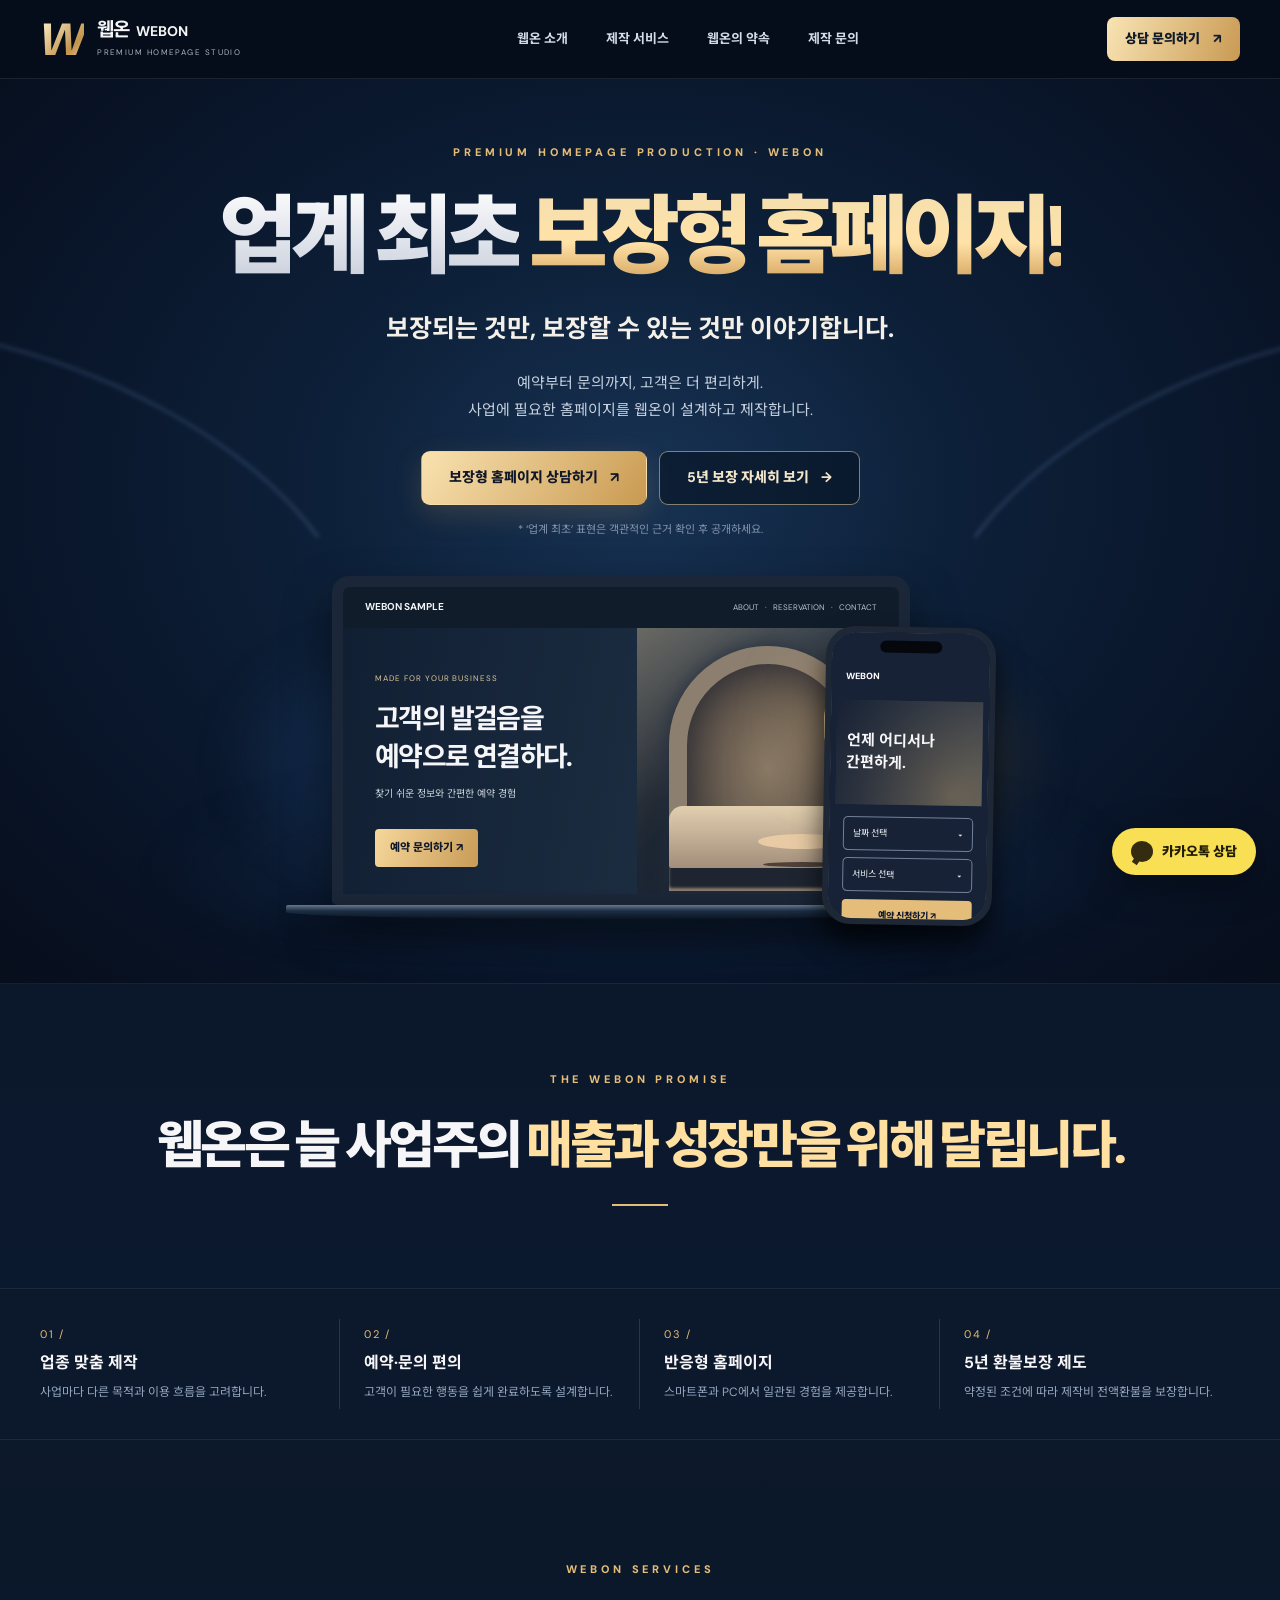
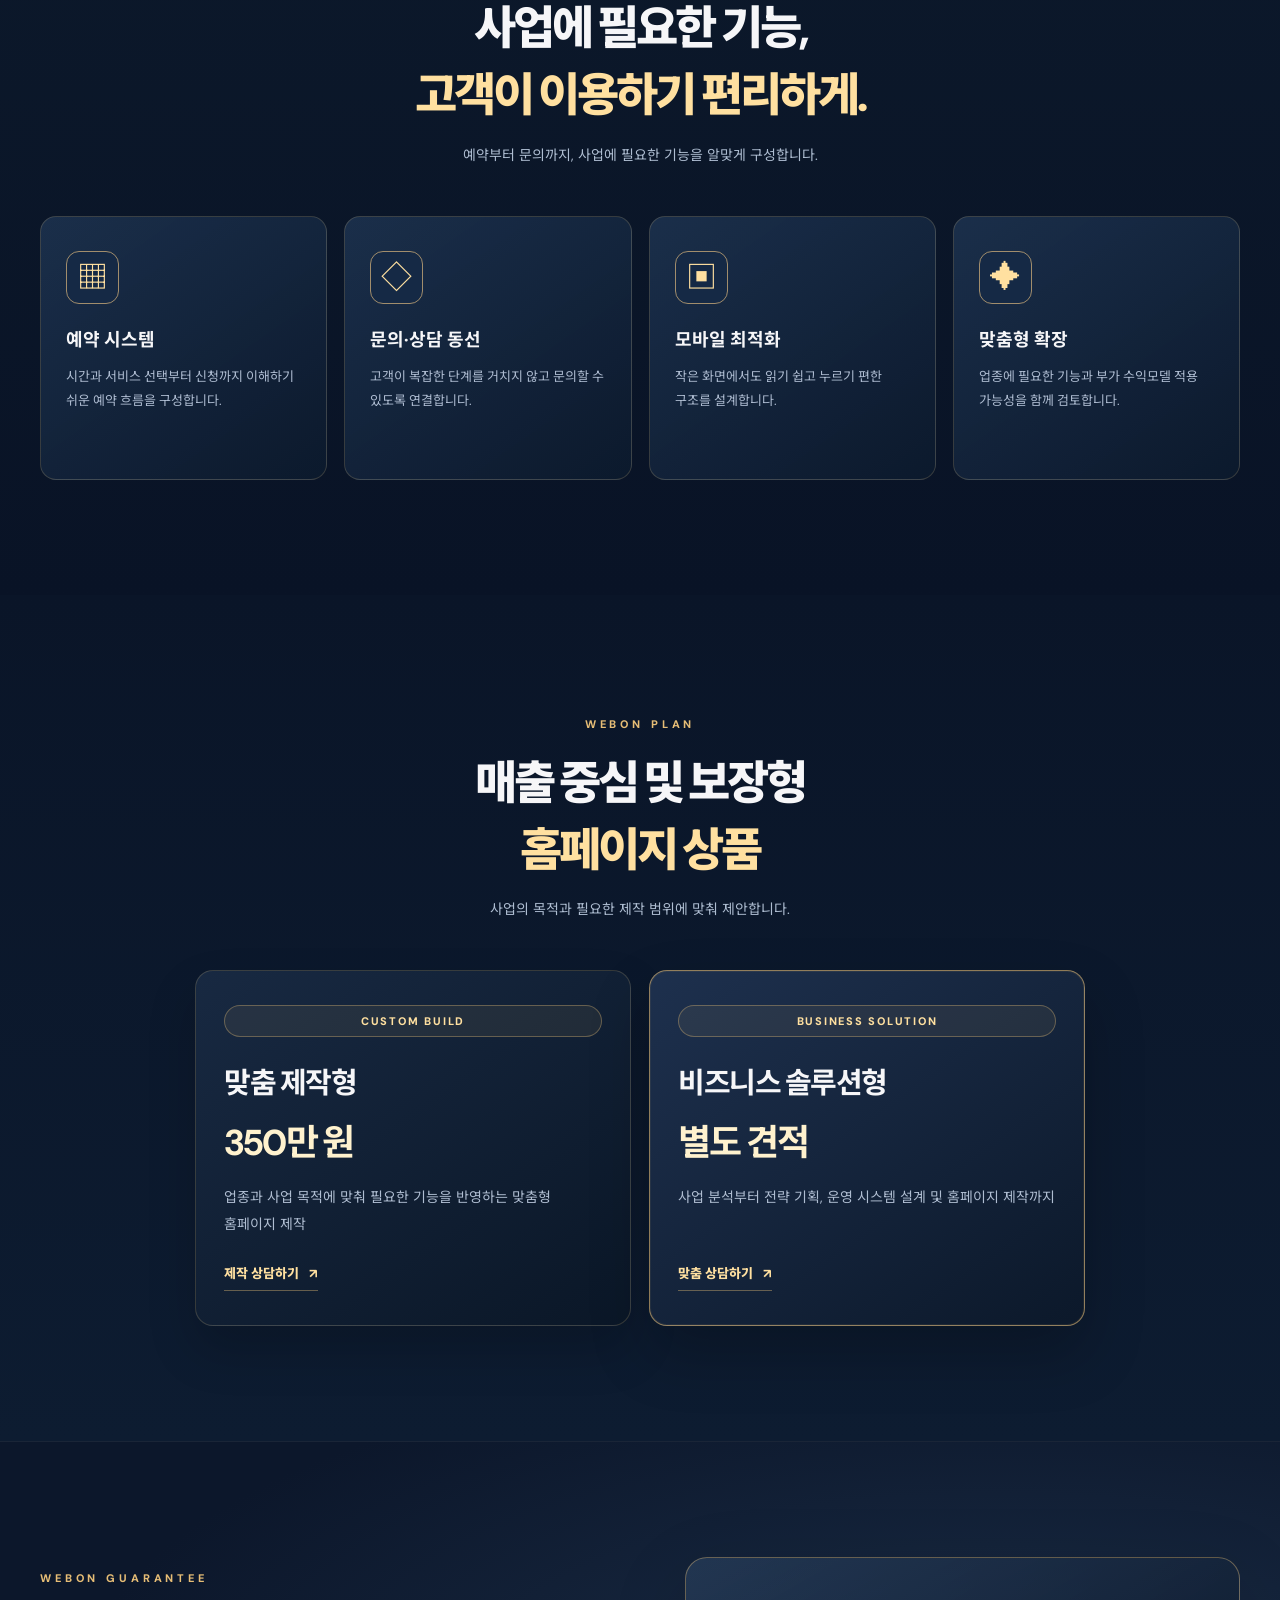
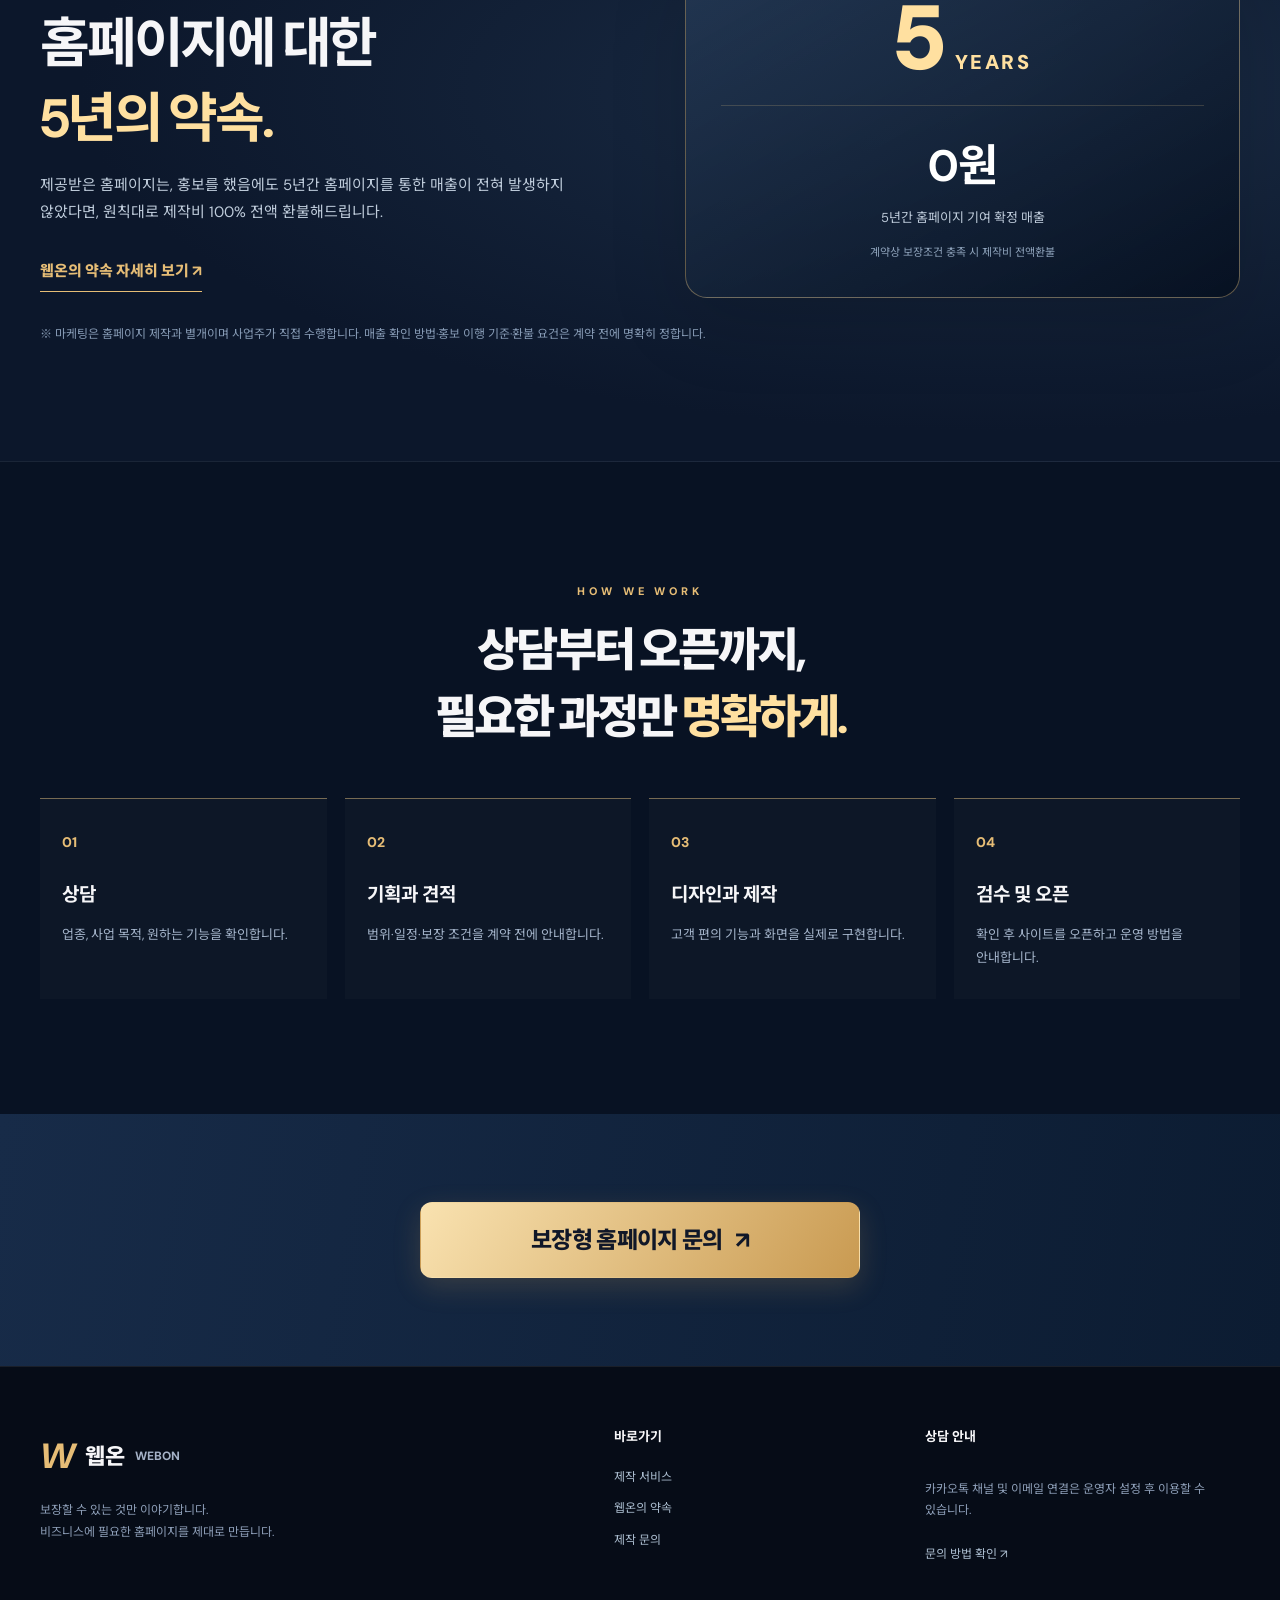
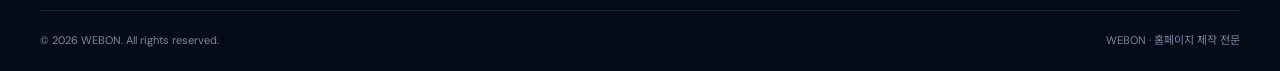
<file: index.html>
<!DOCTYPE html>
<html lang="ko"><head><meta charset="utf-8"/><meta content="width=device-width,initial-scale=1" name="viewport"/><meta content="#091326" name="theme-color"/><meta content="웹온은 예약·문의 등 고객 편의 시스템을 갖춘 홈페이지를 제작합니다. 5년 환불보장 제도는 약정된 조건에 따라 적용됩니다." name="description"/><meta content="website" property="og:type"/><meta content="WEBON 웹온 | 보장형 홈페이지 제작" property="og:title"/><meta content="웹온은 예약·문의 등 고객 편의 시스템을 갖춘 홈페이지를 제작합니다. 5년 환불보장 제도는 약정된 조건에 따라 적용됩니다." property="og:description"/><meta content="assets/img/og-webon.svg" property="og:image"/><title>WEBON 웹온 | 보장형 홈페이지 제작</title><link href="assets/img/favicon.svg" rel="icon" type="image/svg+xml"/><link href="assets/css/style.css" rel="stylesheet"/></head><body><a class="skip" href="#main">본문 바로가기</a><header class="site-header"><div class="wrap head-inner"><a aria-label="웹온 홈" class="brand" href="./index.html"><span class="brand-mark">W</span><span class="brand-text"><strong>웹온 <small>WEBON</small></strong><em>PREMIUM HOMEPAGE STUDIO</em></span></a><button aria-controls="primary-menu" aria-expanded="false" aria-label="메뉴 열기" class="menu-toggle" type="button"><span></span><span></span><span></span></button><nav aria-label="주 메뉴" class="nav-links" id="primary-menu"><a href="./index.html">웹온 소개</a><a href="./services.html">제작 서비스</a><a href="./guarantee.html">웹온의 약속</a><a href="./contact.html">제작 문의</a></nav><a class="header-cta" href="./contact.html">상담 문의하기 <span>↗</span></a></div></header><main id="main"><section class="hero"><div aria-hidden="true" class="hero-glow"></div><div class="wrap hero-inner"><div class="eyebrow centered">PREMIUM HOMEPAGE PRODUCTION · WEBON</div><h1><span class="white-grad">업계 최초</span> <span class="gold-grad">보장형 홈페이지!</span></h1><p class="hero-quote">보장되는 것만, 보장할 수 있는 것만 이야기합니다.</p><p class="hero-desc">예약부터 문의까지, 고객은 더 편리하게.<br/>사업에 필요한 홈페이지를 웹온이 설계하고 제작합니다.</p><div class="actions"><a class="btn primary" href="./contact.html">보장형 홈페이지 상담하기 <span aria-hidden="true">↗</span></a><a class="btn secondary" href="./guarantee.html">5년 보장 자세히 보기 <span aria-hidden="true">→</span></a></div><p class="hero-mininote">* ‘업계 최초’ 표현은 객관적인 근거 확인 후 공개하세요.</p><div aria-label="제작 홈페이지 데스크톱과 모바일 화면 예시" class="devices"><div class="ambient ambient-left"></div><div class="ambient ambient-right"></div><div class="laptop"><div class="laptop-screen"><div class="mock-top"><b>WEBON SAMPLE</b><span>ABOUT   ·   RESERVATION   ·   CONTACT</span></div><div class="mock-stage"><div class="mock-copy"><small>MADE FOR YOUR BUSINESS</small><strong>고객의 발걸음을<br/>예약으로 연결하다.</strong><p>찾기 쉬운 정보와 간편한 예약 경험</p><span>예약 문의하기 ↗</span></div><div class="mock-art"><div class="art-arch"></div><div class="art-seat"></div><div class="art-table"></div><div class="art-lamp"></div></div></div></div><div class="laptop-base"></div></div><div class="phone"><div class="phone-notch"></div><div class="phone-screen"><small>WEBON</small><div class="phone-hero"><strong>언제 어디서나<br/>간편하게.</strong></div><div class="phone-action">날짜 선택 <span>▾</span></div><div class="phone-action">서비스 선택 <span>▾</span></div><div class="phone-submit">예약 신청하기 ↗</div></div></div></div></div></section>
<section aria-labelledby="webon-promise-heading" class="webon-promise-section"><div class="wrap promise-inner"><span class="eyebrow">THE WEBON PROMISE</span><h2 id="webon-promise-heading">웹온은 늘 사업주의 <span class="gold-text">매출과 성장만을 위해 달립니다.</span></h2><span aria-hidden="true" class="promise-rule"></span></div></section>
<section class="highlights"><div class="wrap highlight-grid"><div><span class="feature-number">01 /</span><strong>업종 맞춤 제작</strong><p>사업마다 다른 목적과 이용 흐름을 고려합니다.</p></div><div><span class="feature-number">02 /</span><strong>예약·문의 편의</strong><p>고객이 필요한 행동을 쉽게 완료하도록 설계합니다.</p></div><div><span class="feature-number">03 /</span><strong>반응형 홈페이지</strong><p>스마트폰과 PC에서 일관된 경험을 제공합니다.</p></div><div><span class="feature-number">04 /</span><strong>5년 환불보장 제도</strong><p>약정된 조건에 따라 제작비 전액환불을 보장합니다.</p></div></div></section>
<section class="section services-preview"><div class="wrap"><div class="section-title center"><span class="eyebrow">WEBON SERVICES</span><h2>사업에 필요한 기능,<br/><span class="gold-text">고객이 이용하기 편리하게.</span></h2><p>예약부터 문의까지, 사업에 필요한 기능을 알맞게 구성합니다.</p></div><div class="service-cards"><article class="service-card"><span class="service-icon">▦</span><h3>예약 시스템</h3><p>시간과 서비스 선택부터 신청까지 이해하기 쉬운 예약 흐름을 구성합니다.</p></article><article class="service-card"><span class="service-icon">◇</span><h3>문의·상담 동선</h3><p>고객이 복잡한 단계를 거치지 않고 문의할 수 있도록 연결합니다.</p></article><article class="service-card"><span class="service-icon">▣</span><h3>모바일 최적화</h3><p>작은 화면에서도 읽기 쉽고 누르기 편한 구조를 설계합니다.</p></article><article class="service-card"><span class="service-icon">✦</span><h3>맞춤형 확장</h3><p>업종에 필요한 기능과 부가 수익모델 적용 가능성을 함께 검토합니다.</p></article></div></div></section>
<section class="section pricing-preview"><div class="wrap"><div class="section-title center"><span class="eyebrow">WEBON PLAN</span><h2>매출 중심 및 보장형<br/><span class="gold-text">홈페이지 상품</span></h2><p>사업의 목적과 필요한 제작 범위에 맞춰 제안합니다.</p></div><div class="pricing-grid pricing-grid-two"><article class="pricing-card"><span class="plan-badge">CUSTOM BUILD</span><h3>맞춤 제작형</h3><strong class="plan-price">350만 원</strong><p>업종과 사업 목적에 맞춰 필요한 기능을 반영하는 맞춤형 홈페이지 제작</p><a class="pricing-link" href="./contact.html">제작 상담하기 <span aria-hidden="true">↗</span></a></article><article class="pricing-card featured"><span class="plan-badge">BUSINESS SOLUTION</span><h3>비즈니스 솔루션형</h3><strong class="plan-price">별도 견적</strong><p>사업 분석부터 전략 기획, 운영 시스템 설계 및 홈페이지 제작까지</p><a class="pricing-link" href="./contact.html">맞춤 상담하기 <span aria-hidden="true">↗</span></a></article></div></div></section><section class="section guarantee-banner"><div class="wrap guarantee-band-grid"><div><span class="eyebrow">WEBON GUARANTEE</span><h2>홈페이지에 대한<br/><span class="gold-text">5년의 약속.</span></h2><p>제공받은 홈페이지는, 홍보를 했음에도 5년간 홈페이지를 통한 매출이 전혀 발생하지 않았다면, 원칙대로 제작비 100% 전액 환불해드립니다.</p><a class="text-link" href="./guarantee.html">웹온의 약속 자세히 보기 ↗</a></div><div class="guarantee-graphic"><span class="years">5<em>YEARS</em></span><div class="graphic-line"></div><strong>0원</strong><p>5년간 홈페이지 기여 확정 매출</p><small>계약상 보장조건 충족 시 제작비 전액환불</small></div></div><div class="wrap guarantee-disclaimer">※ 마케팅은 홈페이지 제작과 별개이며 사업주가 직접 수행합니다. 매출 확인 방법·홍보 이행 기준·환불 요건은 계약 전에 명확히 정합니다.</div></section>
<section class="section process-preview"><div class="wrap"><div class="section-title center"><span class="eyebrow">HOW WE WORK</span><h2>상담부터 오픈까지,<br/>필요한 과정만 <span class="gold-text">명확하게.</span></h2></div><div class="steps"><div class="step"><span>01</span><h3>상담</h3><p>업종, 사업 목적, 원하는 기능을 확인합니다.</p></div><div class="step"><span>02</span><h3>기획과 견적</h3><p>범위·일정·보장 조건을 계약 전에 안내합니다.</p></div><div class="step"><span>03</span><h3>디자인과 제작</h3><p>고객 편의 기능과 화면을 실제로 구현합니다.</p></div><div class="step"><span>04</span><h3>검수 및 오픈</h3><p>확인 후 사이트를 오픈하고 운영 방법을 안내합니다.</p></div></div></div></section>

<section class="closing closing-simple"><div class="wrap closing-inner"><a class="btn primary closing-main-cta" href="./contact.html">보장형 홈페이지 문의 <span aria-hidden="true">↗</span></a></div></section></main><footer class="site-footer"><div class="wrap footer-grid"><div><a class="foot-brand" href="./index.html"><span>W</span> 웹온 <small>WEBON</small></a><p>보장할 수 있는 것만 이야기합니다.<br/>비즈니스에 필요한 홈페이지를 제대로 만듭니다.</p></div><div><strong>바로가기</strong><a href="./services.html">제작 서비스</a><a href="./guarantee.html">웹온의 약속</a><a href="./contact.html">제작 문의</a></div><div><strong>상담 안내</strong><p>카카오톡 채널 및 이메일 연결은 운영자 설정 후 이용할 수 있습니다.</p><a href="./contact.html">문의 방법 확인 ↗</a></div></div><div class="wrap footer-bottom"><span>© <span data-year=""></span> WEBON. All rights reserved.</span><span>WEBON · 홈페이지 제작 전문</span></div></footer><a aria-label="카카오톡 상담 연결 안내" class="kakao-float" data-kakao-link="" href="./contact.html"><span aria-hidden="true" class="kakao-symbol">●</span><span>카카오톡 상담</span></a><script src="assets/js/config.js"></script><script defer="" src="assets/js/main.js"></script></body></html>
</file>
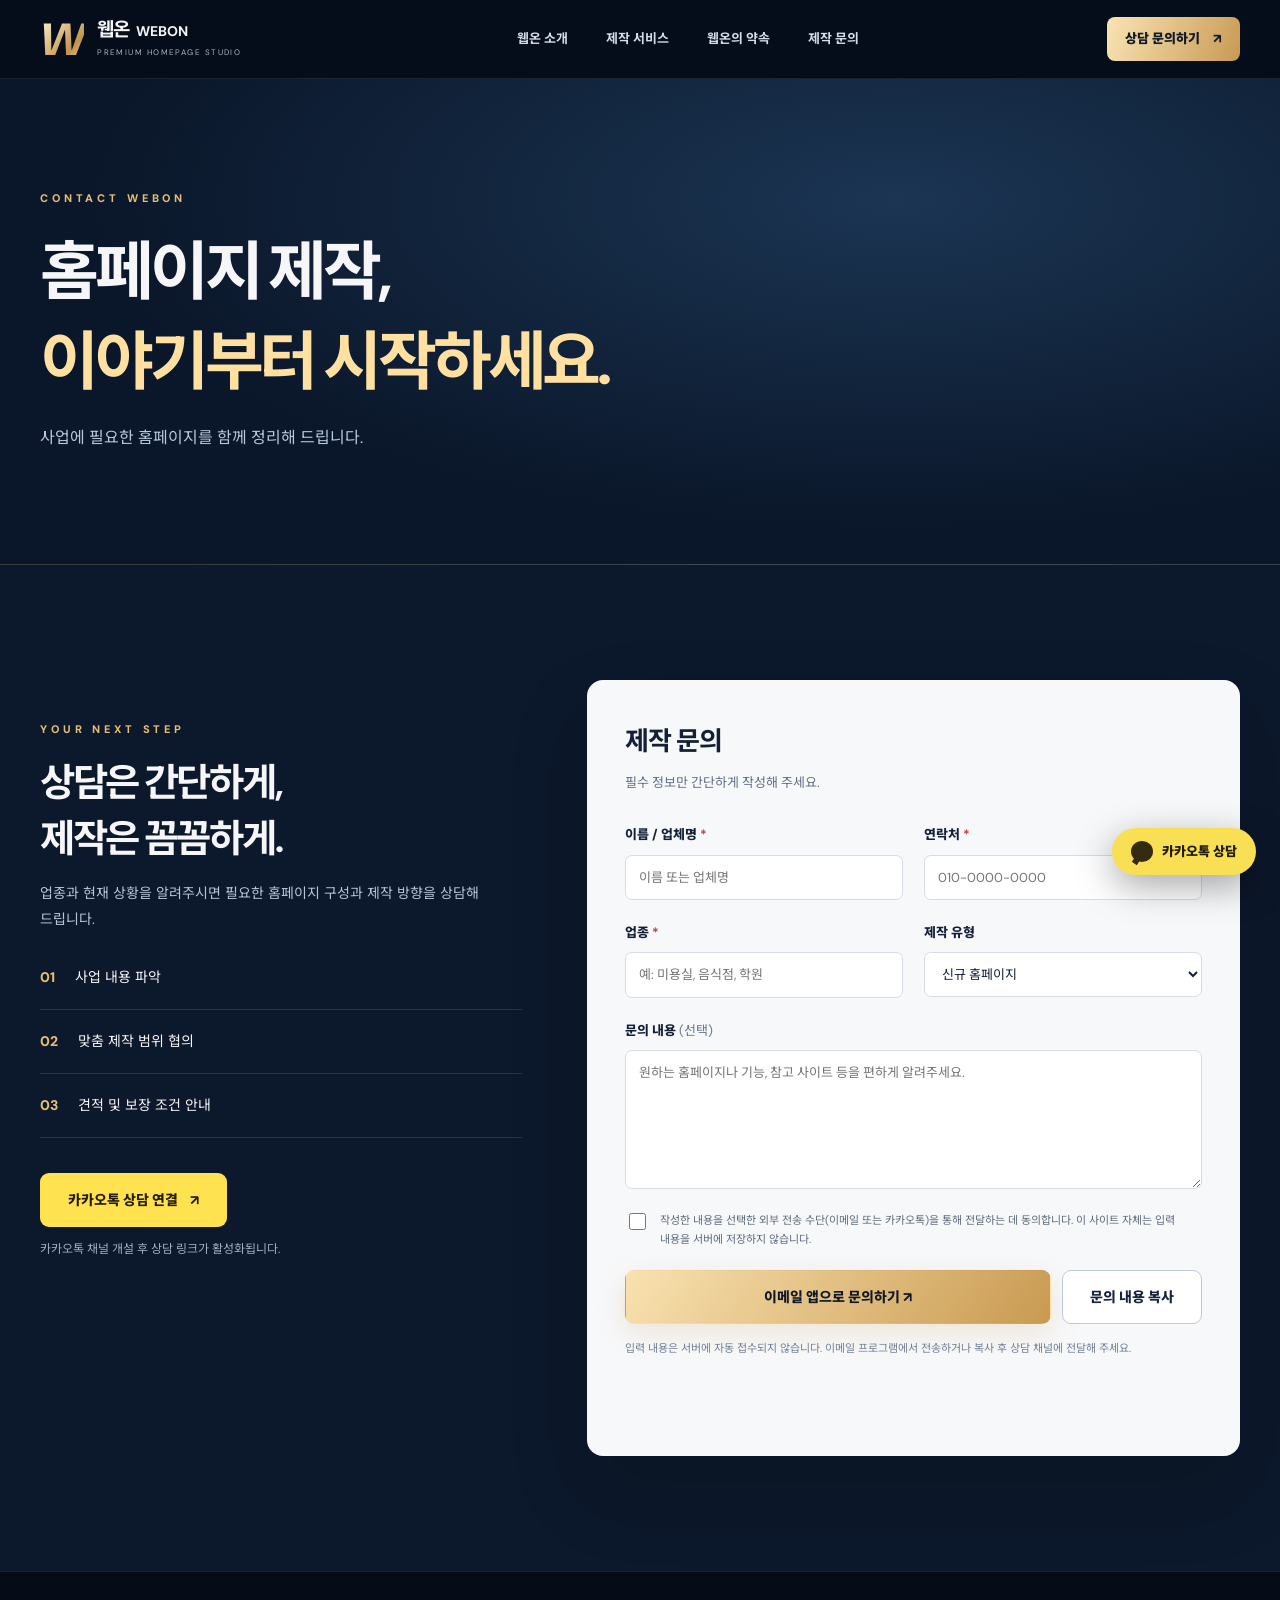
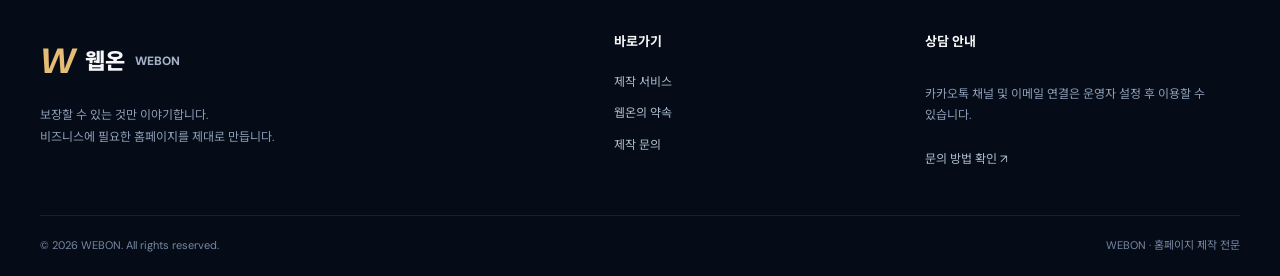
<file: contact.html>
<!DOCTYPE html>
<html lang="ko"><head><meta charset="utf-8"/><meta content="width=device-width,initial-scale=1" name="viewport"/><meta content="#091326" name="theme-color"/><meta content="웹온 홈페이지 제작 상담. 업종과 필요한 기능을 알려주시면 맞춤형 제작 방향을 상담할 수 있습니다." name="description"/><meta content="website" property="og:type"/><meta content="홈페이지 제작 문의 | WEBON 웹온" property="og:title"/><meta content="웹온 홈페이지 제작 상담. 업종과 필요한 기능을 알려주시면 맞춤형 제작 방향을 상담할 수 있습니다." property="og:description"/><meta content="assets/img/og-webon.svg" property="og:image"/><title>홈페이지 제작 문의 | WEBON 웹온</title><link href="assets/img/favicon.svg" rel="icon" type="image/svg+xml"/><link href="assets/css/style.css" rel="stylesheet"/></head><body><a class="skip" href="#main">본문 바로가기</a><header class="site-header"><div class="wrap head-inner"><a aria-label="웹온 홈" class="brand" href="./index.html"><span class="brand-mark">W</span><span class="brand-text"><strong>웹온 <small>WEBON</small></strong><em>PREMIUM HOMEPAGE STUDIO</em></span></a><button aria-controls="primary-menu" aria-expanded="false" aria-label="메뉴 열기" class="menu-toggle" type="button"><span></span><span></span><span></span></button><nav aria-label="주 메뉴" class="nav-links" id="primary-menu"><a href="./index.html">웹온 소개</a><a href="./services.html">제작 서비스</a><a href="./guarantee.html">웹온의 약속</a><a href="./contact.html">제작 문의</a></nav><a class="header-cta" href="./contact.html">상담 문의하기 <span>↗</span></a></div></header><main id="main"><section class="subhero"><div class="wrap"><span class="eyebrow">CONTACT WEBON</span><h1>홈페이지 제작,<br/><span class="gold-text">이야기부터 시작하세요.</span></h1><p>사업에 필요한 홈페이지를 함께 정리해 드립니다.</p></div></section><section class="section contact-section"><div class="wrap contact-layout"><div class="contact-aside"><span class="eyebrow">YOUR NEXT STEP</span><h2>상담은 간단하게,<br/>제작은 꼼꼼하게.</h2><p>업종과 현재 상황을 알려주시면 필요한 홈페이지 구성과 제작 방향을 상담해 드립니다.</p><div class="contact-aside-row"><span>01</span> 사업 내용 파악</div><div class="contact-aside-row"><span>02</span> 맞춤 제작 범위 협의</div><div class="contact-aside-row"><span>03</span> 견적 및 보장 조건 안내</div><a class="btn kakao-cta" data-kakao-link="" href="./contact.html">카카오톡 상담 연결 <span>↗</span></a><p class="config-notice" data-kakao-notice="">카카오톡 채널 개설 후 상담 링크가 활성화됩니다.</p></div><form class="form-panel" id="contact-form" novalidate=""><h2>제작 문의</h2><p>필수 정보만 간단하게 작성해 주세요.</p><div class="form-grid"><div class="input-group"><label for="client">이름 / 업체명 <i>*</i></label><input autocomplete="organization" id="client" maxlength="80" name="client" placeholder="이름 또는 업체명" required=""/></div><div class="input-group"><label for="phone">연락처 <i>*</i></label><input autocomplete="tel" id="phone" maxlength="30" name="phone" placeholder="010-0000-0000" required="" type="tel"/></div><div class="input-group"><label for="category">업종 <i>*</i></label><input id="category" maxlength="80" name="category" placeholder="예: 미용실, 음식점, 학원" required=""/></div><div class="input-group"><label for="work">제작 유형</label><select id="work" name="work"><option value="신규 홈페이지">신규 홈페이지</option><option value="기존 홈페이지 리뉴얼">기존 홈페이지 리뉴얼</option><option value="예약·문의 기능">예약·문의 기능</option><option value="기타">기타</option></select></div><div class="input-group full"><label for="message">문의 내용 <span>(선택)</span></label><textarea id="message" maxlength="2500" name="message" placeholder="원하는 홈페이지나 기능, 참고 사이트 등을 편하게 알려주세요." rows="5"></textarea></div></div><label class="consent"><input id="consent" required="" type="checkbox"/><span>작성한 내용을 선택한 외부 전송 수단(이메일 또는 카카오톡)을 통해 전달하는 데 동의합니다. 이 사이트 자체는 입력 내용을 서버에 저장하지 않습니다.</span></label><div class="contact-buttons"><button class="btn primary" id="send-button" type="submit">이메일 앱으로 문의하기 ↗</button><button class="btn secondary" id="copy-button" type="button">문의 내용 복사</button></div><p class="form-help">입력 내용은 서버에 자동 접수되지 않습니다. 이메일 프로그램에서 전송하거나 복사 후 상담 채널에 전달해 주세요.</p><p aria-live="polite" class="form-status" id="form-status" role="status"></p></form></div></section></main><footer class="site-footer"><div class="wrap footer-grid"><div><a class="foot-brand" href="./index.html"><span>W</span> 웹온 <small>WEBON</small></a><p>보장할 수 있는 것만 이야기합니다.<br/>비즈니스에 필요한 홈페이지를 제대로 만듭니다.</p></div><div><strong>바로가기</strong><a href="./services.html">제작 서비스</a><a href="./guarantee.html">웹온의 약속</a><a href="./contact.html">제작 문의</a></div><div><strong>상담 안내</strong><p>카카오톡 채널 및 이메일 연결은 운영자 설정 후 이용할 수 있습니다.</p><a href="./contact.html">문의 방법 확인 ↗</a></div></div><div class="wrap footer-bottom"><span>© <span data-year=""></span> WEBON. All rights reserved.</span><span>WEBON · 홈페이지 제작 전문</span></div></footer><a aria-label="카카오톡 상담 연결 안내" class="kakao-float" data-kakao-link="" href="./contact.html"><span aria-hidden="true" class="kakao-symbol">●</span><span>카카오톡 상담</span></a><script src="assets/js/config.js"></script><script defer="" src="assets/js/main.js"></script></body></html>
</file>
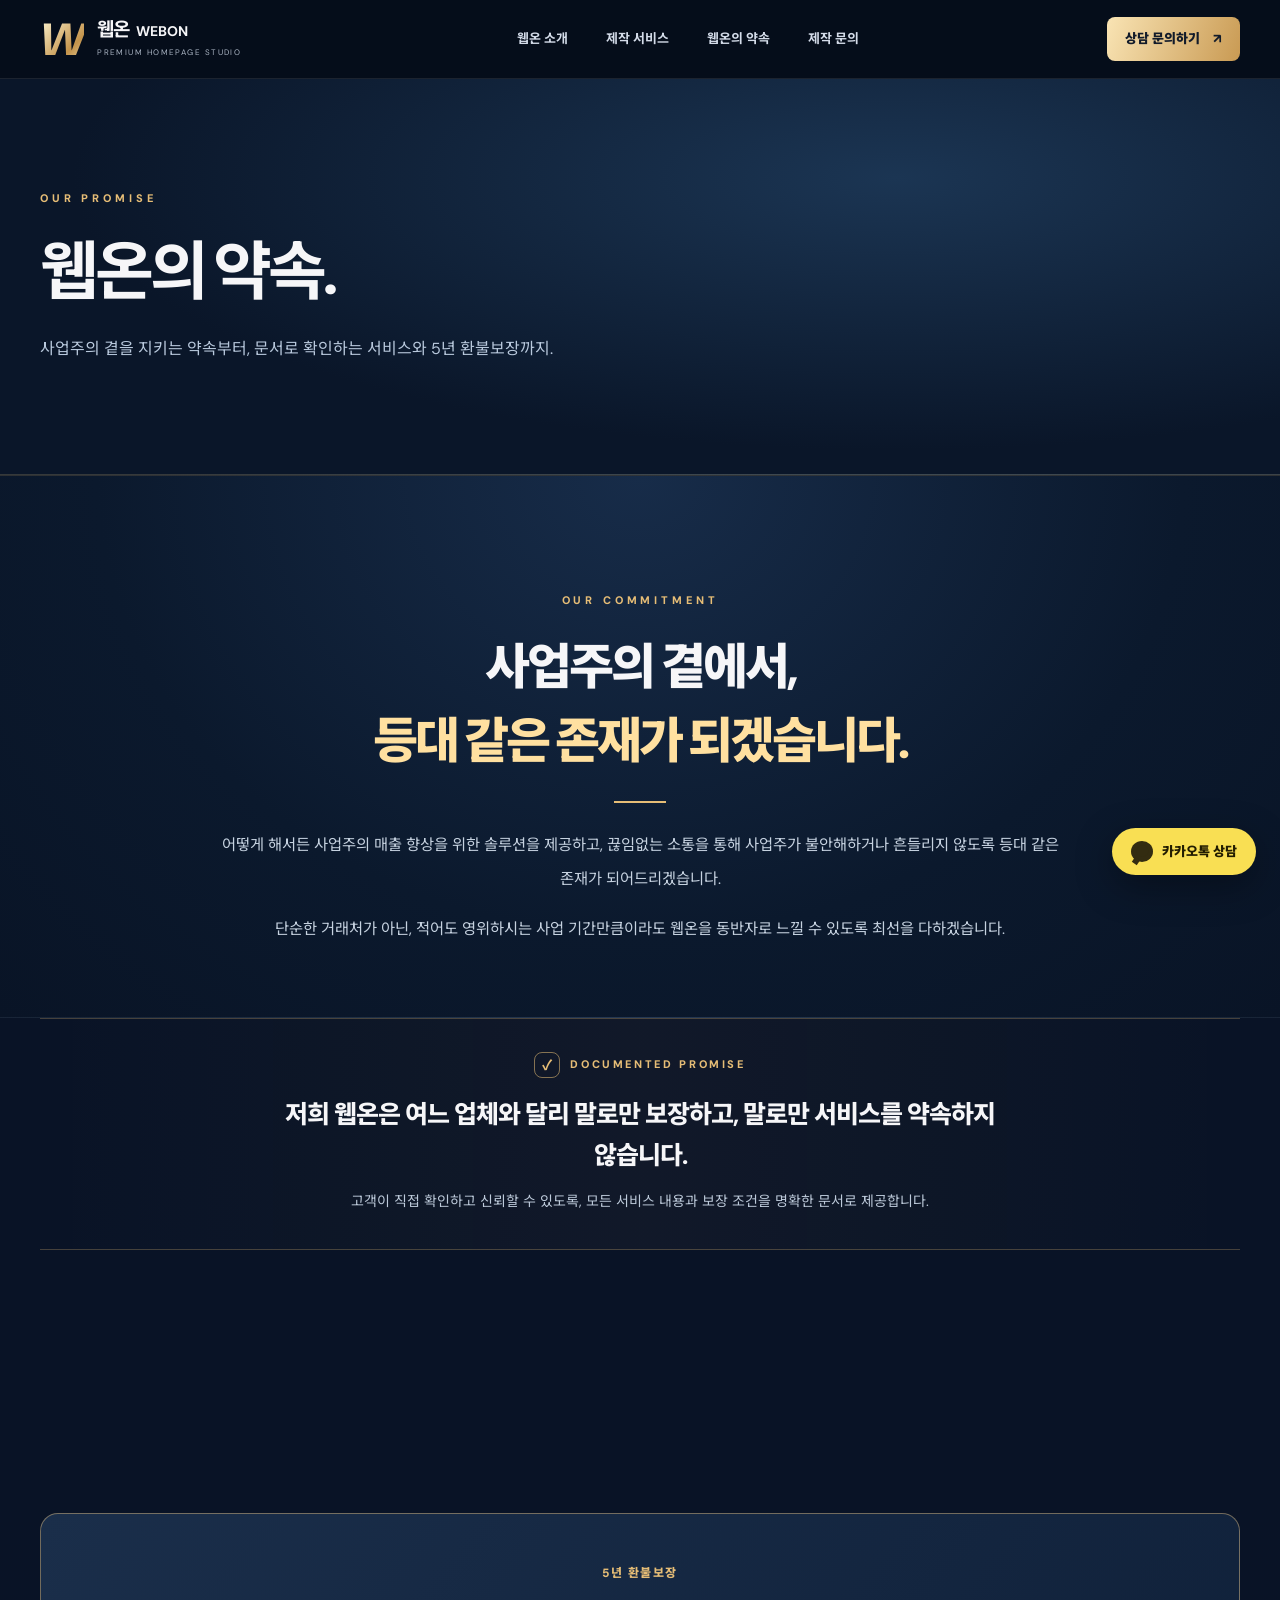
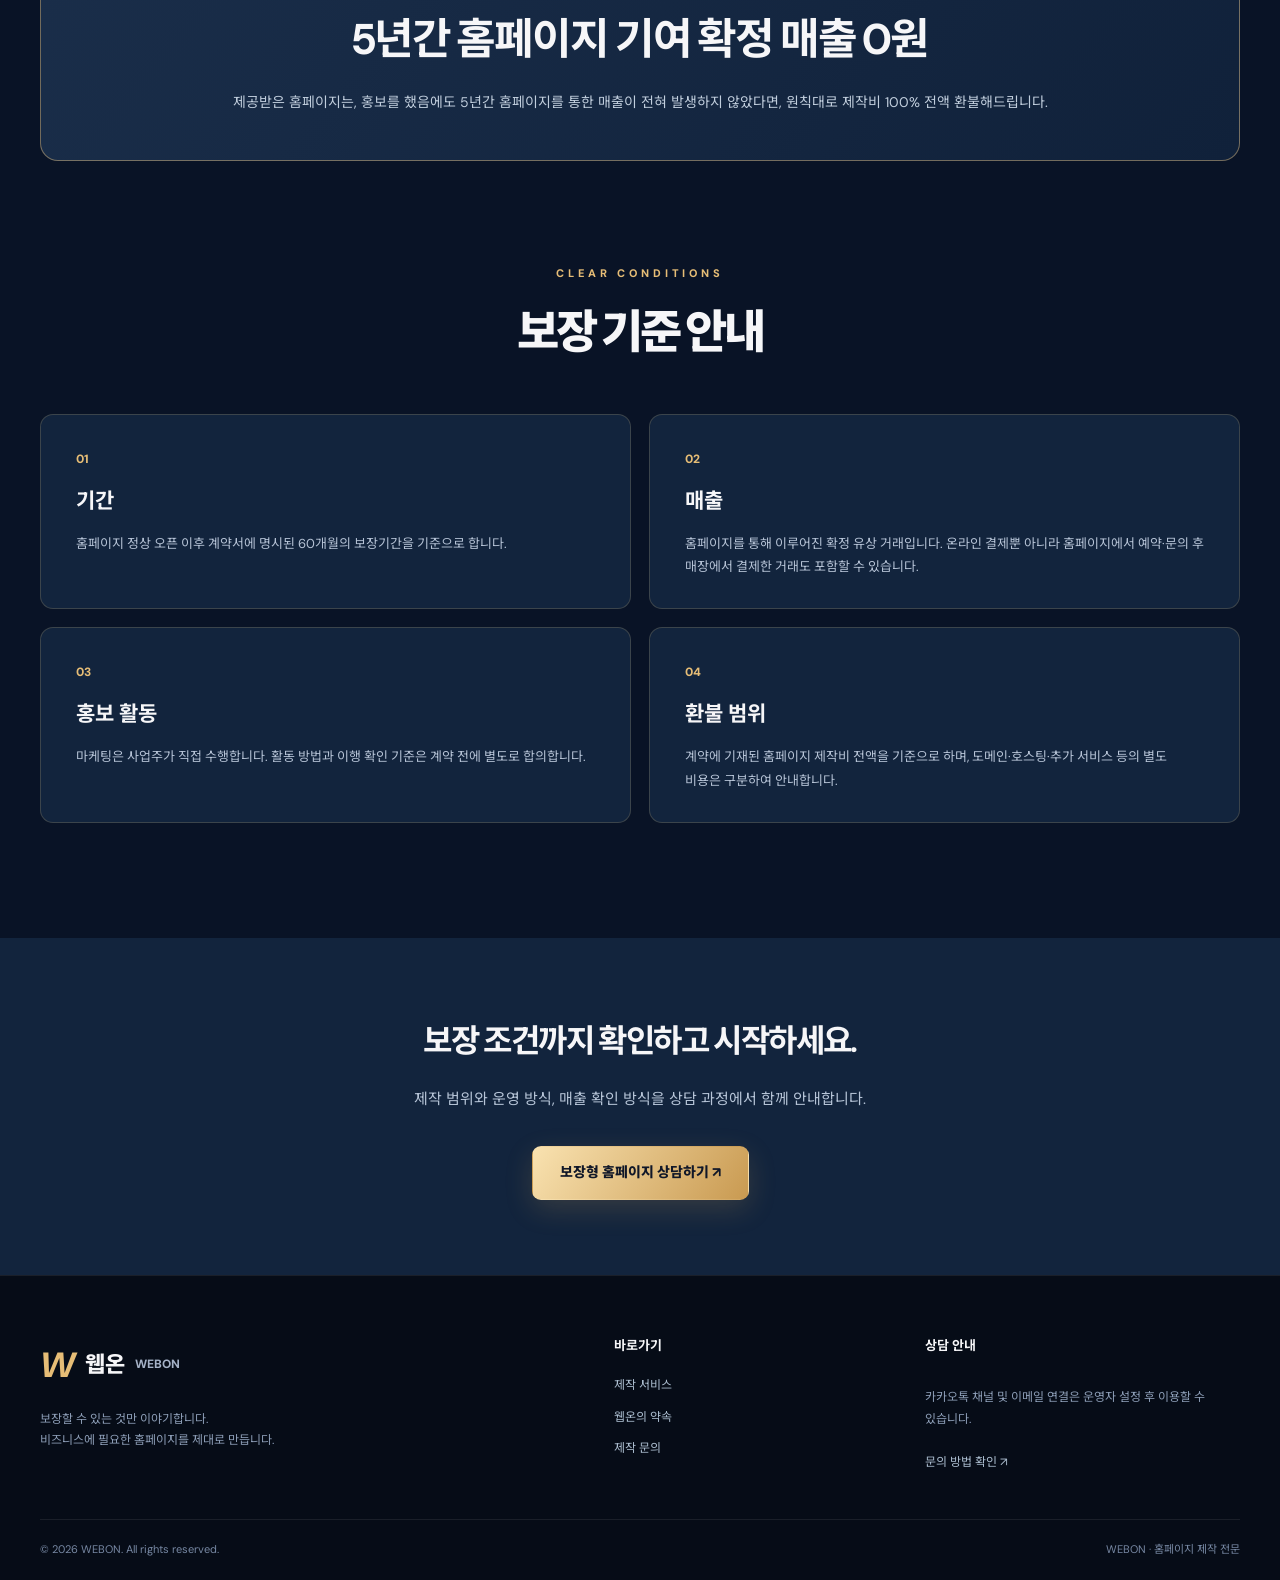
<file: guarantee.html>
<!DOCTYPE html>
<html lang="ko"><head><meta charset="utf-8"/><meta content="width=device-width,initial-scale=1" name="viewport"/><meta content="#091326" name="theme-color"/><meta content="웹온의 5년 홈페이지 매출 0원 환불보장 기준과 마케팅 분리 원칙을 확인하세요." name="description"/><meta content="website" property="og:type"/><meta content="웹온의 약속 | WEBON 웹온" property="og:title"/><meta content="웹온의 5년 홈페이지 매출 0원 환불보장 기준과 마케팅 분리 원칙을 확인하세요." property="og:description"/><meta content="assets/img/og-webon.svg" property="og:image"/><title>웹온의 약속 | WEBON 웹온</title><link href="assets/img/favicon.svg" rel="icon" type="image/svg+xml"/><link href="assets/css/style.css" rel="stylesheet"/></head><body><a class="skip" href="#main">본문 바로가기</a><header class="site-header"><div class="wrap head-inner"><a aria-label="웹온 홈" class="brand" href="./index.html"><span class="brand-mark">W</span><span class="brand-text"><strong>웹온 <small>WEBON</small></strong><em>PREMIUM HOMEPAGE STUDIO</em></span></a><button aria-controls="primary-menu" aria-expanded="false" aria-label="메뉴 열기" class="menu-toggle" type="button"><span></span><span></span><span></span></button><nav aria-label="주 메뉴" class="nav-links" id="primary-menu"><a href="./index.html">웹온 소개</a><a href="./services.html">제작 서비스</a><a href="./guarantee.html">웹온의 약속</a><a href="./contact.html">제작 문의</a></nav><a class="header-cta" href="./contact.html">상담 문의하기 <span>↗</span></a></div></header><main id="main"><section class="subhero"><div class="wrap"><span class="eyebrow">OUR PROMISE</span><h1>웹온의 약속.</h1><p>사업주의 곁을 지키는 약속부터, 문서로 확인하는 서비스와 5년 환불보장까지.</p></div></section><section aria-labelledby="lighthouse-title" class="section lighthouse-promise lighthouse-promise-detail"><div class="wrap lighthouse-inner"><span class="eyebrow">OUR COMMITMENT</span><h2 id="lighthouse-title">사업주의 곁에서,<br/><span class="gold-text">등대 같은 존재가 되겠습니다.</span></h2><div aria-hidden="true" class="lighthouse-rule"></div><div class="lighthouse-copy"><p>어떻게 해서든 사업주의 매출 향상을 위한 솔루션을 제공하고, 끊임없는 소통을 통해 사업주가 불안해하거나 흔들리지 않도록 등대 같은 존재가 되어드리겠습니다.</p><p>단순한 거래처가 아닌, 적어도 영위하시는 사업 기간만큼이라도 웹온을 동반자로 느낄 수 있도록 최선을 다하겠습니다.</p></div></div></section><section class="section promise-doc-section"><div class="wrap"><div class="documented-promise documented-promise-page"><div class="documented-promise-label"><span aria-hidden="true" class="documented-promise-icon">✓</span><span>DOCUMENTED PROMISE</span></div><h3>저희 웹온은 여느 업체와 달리 말로만 보장하고, 말로만 서비스를 약속하지 않습니다.</h3><p>고객이 직접 확인하고 신뢰할 수 있도록, 모든 서비스 내용과 보장 조건을 명확한 문서로 제공합니다.</p></div></div></section><section class="section guarantee-page"><div class="wrap"><div class="notice-strong"><span>5년 환불보장</span><h2>5년간 홈페이지 기여 확정 매출 0원</h2><p>제공받은 홈페이지는, 홍보를 했음에도 5년간 홈페이지를 통한 매출이 전혀 발생하지 않았다면, 원칙대로 제작비 100% 전액 환불해드립니다.</p></div><div class="section-title center"><span class="eyebrow">CLEAR CONDITIONS</span><h2>보장 기준 안내</h2></div><div class="faq-grid"><article><span class="faq-count">01</span><h3>기간</h3><p>홈페이지 정상 오픈 이후 계약서에 명시된 60개월의 보장기간을 기준으로 합니다.</p></article><article><span class="faq-count">02</span><h3>매출</h3><p>홈페이지를 통해 이루어진 확정 유상 거래입니다. 온라인 결제뿐 아니라 홈페이지에서 예약·문의 후 매장에서 결제한 거래도 포함할 수 있습니다.</p></article><article><span class="faq-count">03</span><h3>홍보 활동</h3><p>마케팅은 사업주가 직접 수행합니다. 활동 방법과 이행 확인 기준은 계약 전에 별도로 합의합니다.</p></article><article><span class="faq-count">04</span><h3>환불 범위</h3><p>계약에 기재된 홈페이지 제작비 전액을 기준으로 하며, 도메인·호스팅·추가 서비스 등의 별도 비용은 구분하여 안내합니다.</p></article></div></div></section><section class="sub-cta"><div class="wrap"><h2>보장 조건까지 확인하고 시작하세요.</h2><p>제작 범위와 운영 방식, 매출 확인 방식을 상담 과정에서 함께 안내합니다.</p><a class="btn primary" href="./contact.html">보장형 홈페이지 상담하기 ↗</a></div></section></main><footer class="site-footer"><div class="wrap footer-grid"><div><a class="foot-brand" href="./index.html"><span>W</span> 웹온 <small>WEBON</small></a><p>보장할 수 있는 것만 이야기합니다.<br/>비즈니스에 필요한 홈페이지를 제대로 만듭니다.</p></div><div><strong>바로가기</strong><a href="./services.html">제작 서비스</a><a href="./guarantee.html">웹온의 약속</a><a href="./contact.html">제작 문의</a></div><div><strong>상담 안내</strong><p>카카오톡 채널 및 이메일 연결은 운영자 설정 후 이용할 수 있습니다.</p><a href="./contact.html">문의 방법 확인 ↗</a></div></div><div class="wrap footer-bottom"><span>© <span data-year=""></span> WEBON. All rights reserved.</span><span>WEBON · 홈페이지 제작 전문</span></div></footer><a aria-label="카카오톡 상담 연결 안내" class="kakao-float" data-kakao-link="" href="./contact.html"><span aria-hidden="true" class="kakao-symbol">●</span><span>카카오톡 상담</span></a><script src="assets/js/config.js"></script><script defer="" src="assets/js/main.js"></script></body></html>
</file>
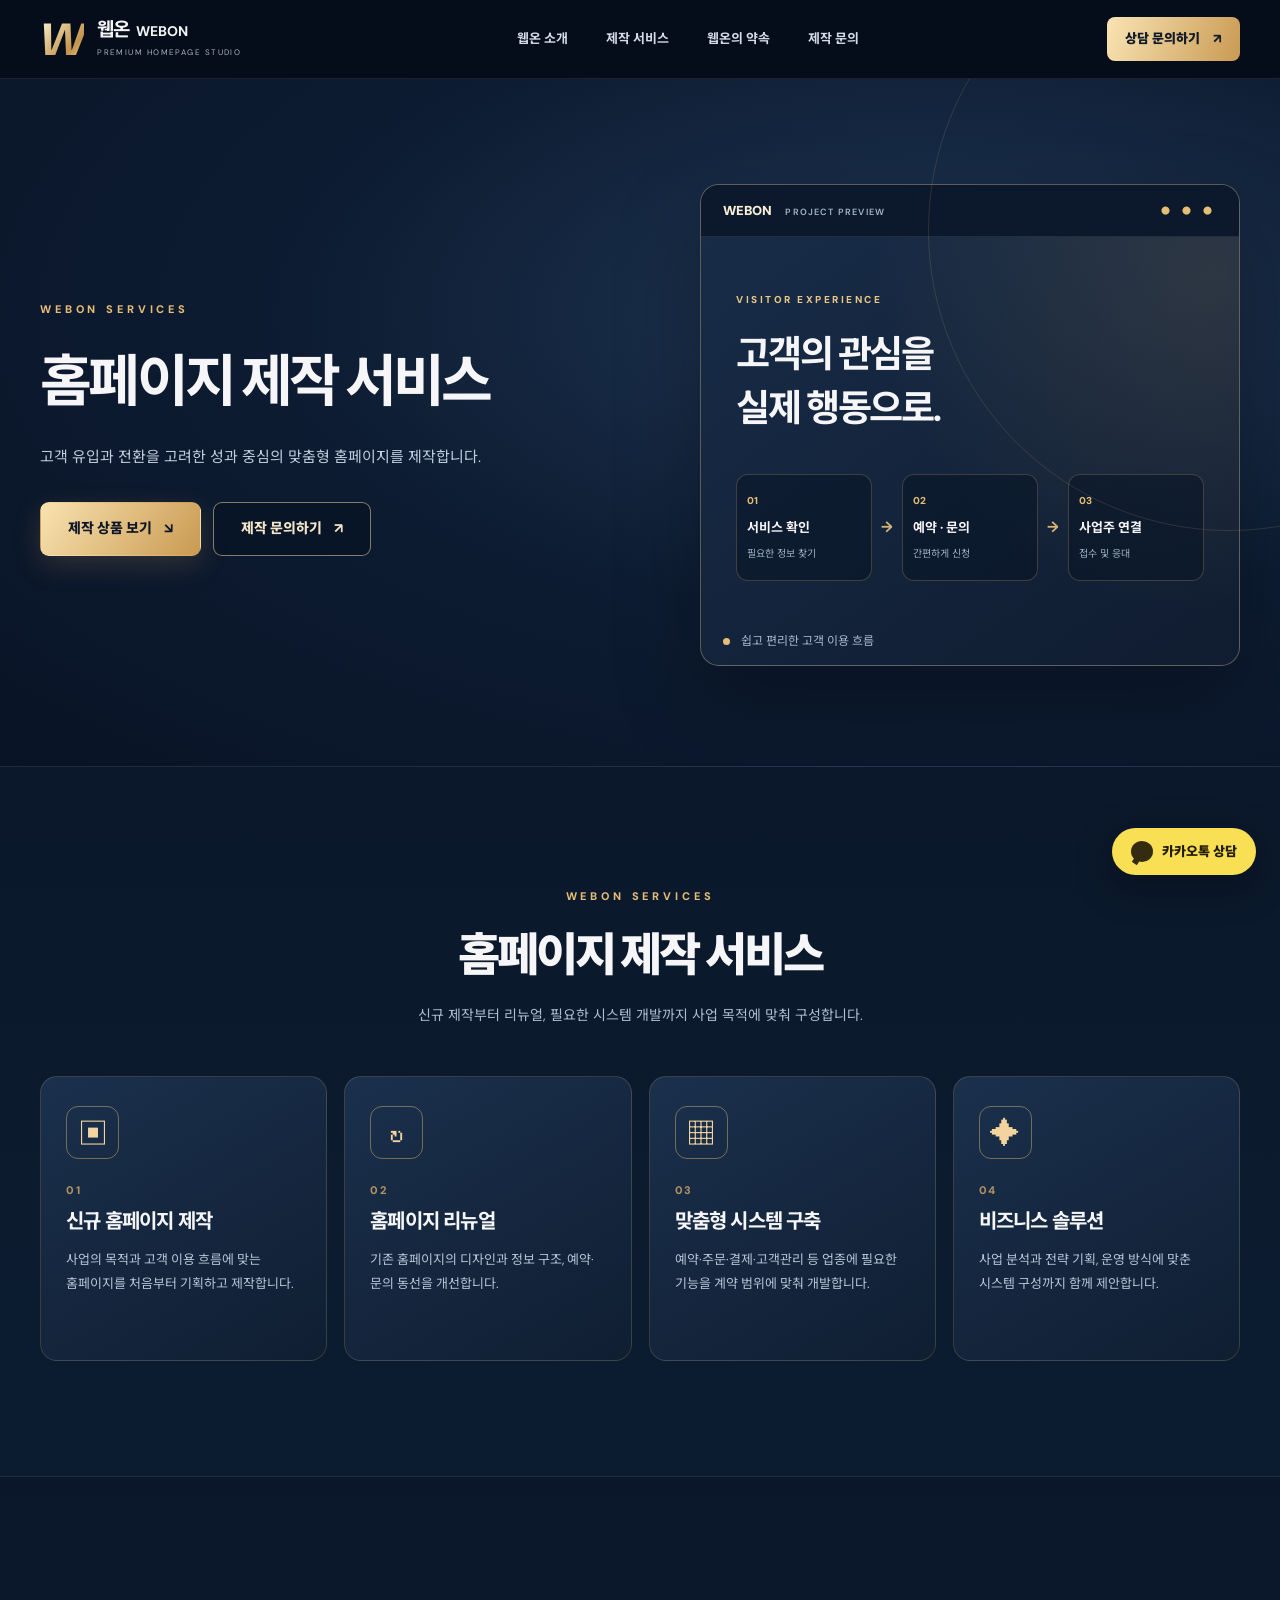
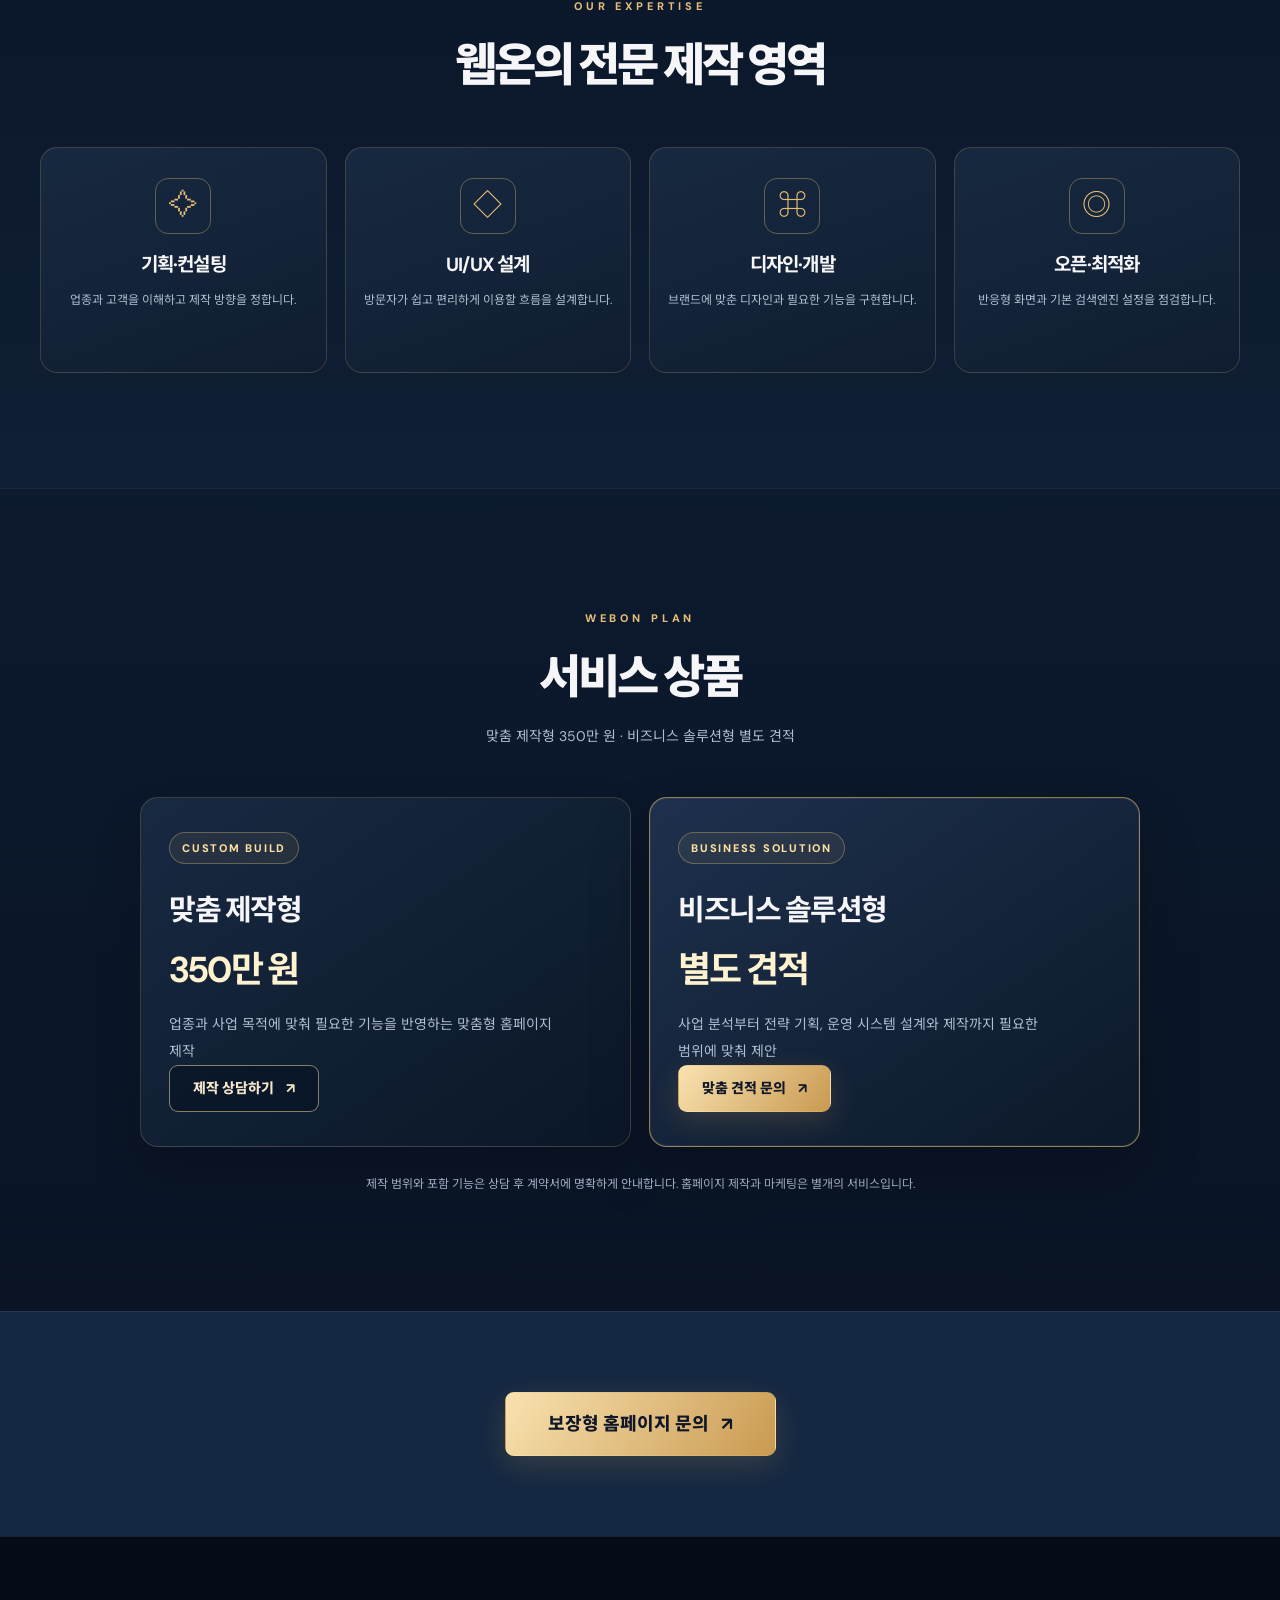
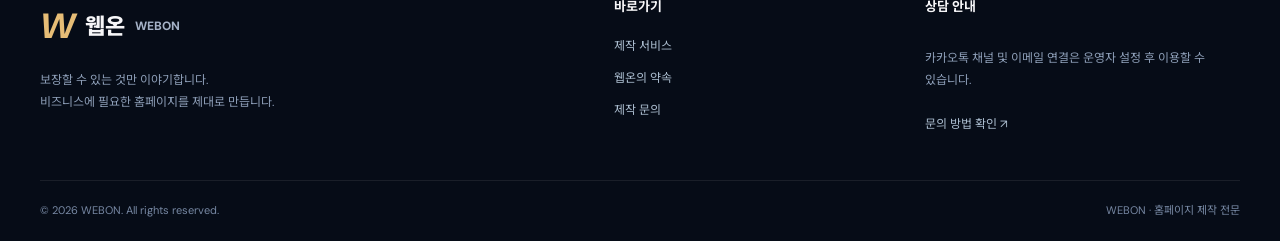
<file: services.html>
<!DOCTYPE html>

<html lang="ko"><head><meta charset="utf-8"/><meta content="width=device-width,initial-scale=1" name="viewport"/><meta content="#091326" name="theme-color"/><meta content="웹온 홈페이지 제작 서비스: 신규 홈페이지, 리뉴얼, 맞춤형 시스템 구축, 비즈니스 솔루션. 맞춤 제작형 350만 원, 비즈니스 솔루션형 별도 견적." name="description"/><meta content="website" property="og:type"/><meta content="제작 서비스 | WEBON 웹온" property="og:title"/><meta content="웹온 홈페이지 제작 서비스: 신규 홈페이지, 리뉴얼, 맞춤형 시스템 구축, 비즈니스 솔루션. 맞춤 제작형 350만 원, 비즈니스 솔루션형 별도 견적." property="og:description"/><meta content="assets/img/og-webon.svg" property="og:image"/><title>제작 서비스 | WEBON 웹온</title><link href="assets/img/favicon.svg" rel="icon" type="image/svg+xml"/><link href="assets/css/style.css" rel="stylesheet"/></head><body><a class="skip" href="#main">본문 바로가기</a><header class="site-header"><div class="wrap head-inner"><a aria-label="웹온 홈" class="brand" href="./index.html"><span class="brand-mark">W</span><span class="brand-text"><strong>웹온 <small>WEBON</small></strong><em>PREMIUM HOMEPAGE STUDIO</em></span></a><button aria-controls="primary-menu" aria-expanded="false" aria-label="메뉴 열기" class="menu-toggle" type="button"><span></span><span></span><span></span></button><nav aria-label="주 메뉴" class="nav-links" id="primary-menu"><a href="./index.html">웹온 소개</a><a href="./services.html">제작 서비스</a><a href="./guarantee.html">웹온의 약속</a><a href="./contact.html">제작 문의</a></nav><a class="header-cta" href="./contact.html">상담 문의하기 <span>↗</span></a></div></header><main id="main">
<section class="svc-hero">
<div class="wrap svc-hero-inner">
<div class="svc-hero-content">
<span class="eyebrow">WEBON SERVICES</span>
<h1>홈페이지 제작 서비스</h1>
<p>고객 유입과 전환을 고려한 성과 중심의 맞춤형 홈페이지를 제작합니다.</p>
<div class="svc-hero-actions"><a class="btn primary" href="#service-options">제작 상품 보기 <span aria-hidden="true">↘</span></a><a class="btn secondary" href="./contact.html">제작 문의하기 <span aria-hidden="true">↗</span></a></div>
</div>
<div aria-label="홈페이지 이용 과정 예시" class="svc-demo">
<div class="svc-demo-top"><span class="svc-demo-brand">WEBON <small>PROJECT PREVIEW</small></span><span aria-hidden="true" class="svc-demo-dots">● ● ●</span></div>
<div class="svc-demo-screen"><span class="svc-demo-label">VISITOR EXPERIENCE</span><h2>고객의 관심을<br/>실제 행동으로.</h2><div class="svc-demo-flow"><div><span>01</span><strong>서비스 확인</strong><small>필요한 정보 찾기</small></div><b aria-hidden="true">→</b><div><span>02</span><strong>예약 · 문의</strong><small>간편하게 신청</small></div><b aria-hidden="true">→</b><div><span>03</span><strong>사업주 연결</strong><small>접수 및 응대</small></div></div></div>
<div class="svc-demo-foot"><span aria-hidden="true" class="svc-pulse"></span> 쉽고 편리한 고객 이용 흐름</div>
</div>
</div>
</section>
<section class="section svc-value">
<div class="wrap">
<div class="section-title center"><span class="eyebrow">WEBON SERVICES</span><h2>홈페이지 제작 서비스</h2><p>신규 제작부터 리뉴얼, 필요한 시스템 개발까지 사업 목적에 맞춰 구성합니다.</p></div>
<div class="svc-feature-grid">
<article class="svc-feature"><div aria-hidden="true" class="svc-feature-icon">▣</div><span>01</span><h3>신규 홈페이지 제작</h3><p>사업의 목적과 고객 이용 흐름에 맞는 홈페이지를 처음부터 기획하고 제작합니다.</p></article>
<article class="svc-feature"><div aria-hidden="true" class="svc-feature-icon">↻</div><span>02</span><h3>홈페이지 리뉴얼</h3><p>기존 홈페이지의 디자인과 정보 구조, 예약·문의 동선을 개선합니다.</p></article>
<article class="svc-feature"><div aria-hidden="true" class="svc-feature-icon">▦</div><span>03</span><h3>맞춤형 시스템 구축</h3><p>예약·주문·결제·고객관리 등 업종에 필요한 기능을 계약 범위에 맞춰 개발합니다.</p></article>
<article class="svc-feature"><div aria-hidden="true" class="svc-feature-icon">✦</div><span>04</span><h3>비즈니스 솔루션</h3><p>사업 분석과 전략 기획, 운영 방식에 맞춘 시스템 구성까지 함께 제안합니다.</p></article>
</div>
</div>
</section><section aria-labelledby="expertise-title" class="section svc-expertise"><div class="wrap"><div class="section-title center"><span class="eyebrow">OUR EXPERTISE</span><h2 id="expertise-title">웹온의 전문 제작 영역</h2></div><div class="expertise-cards"><article class="expertise-card"><span aria-hidden="true" class="expertise-icon">✧</span><h3>기획·컨설팅</h3><p>업종과 고객을 이해하고 제작 방향을 정합니다.</p></article><article class="expertise-card"><span aria-hidden="true" class="expertise-icon">◇</span><h3>UI/UX 설계</h3><p>방문자가 쉽고 편리하게 이용할 흐름을 설계합니다.</p></article><article class="expertise-card"><span aria-hidden="true" class="expertise-icon">⌘</span><h3>디자인·개발</h3><p>브랜드에 맞춘 디자인과 필요한 기능을 구현합니다.</p></article><article class="expertise-card"><span aria-hidden="true" class="expertise-icon">◎</span><h3>오픈·최적화</h3><p>반응형 화면과 기본 검색엔진 설정을 점검합니다.</p></article></div></div></section>
<section class="section pricing-preview svc-pricing" id="service-options">
<div class="wrap">
<div class="section-title center"><span class="eyebrow">WEBON PLAN</span><h2>서비스 상품</h2><p>맞춤 제작형 350만 원 · 비즈니스 솔루션형 별도 견적</p></div>
<div class="pricing-grid">
<article class="pricing-card"><span class="plan-badge">CUSTOM BUILD</span><h3>맞춤 제작형</h3><strong class="plan-price">350만 원</strong><p>업종과 사업 목적에 맞춰 필요한 기능을 반영하는 맞춤형 홈페이지 제작</p><a class="btn secondary svc-plan-btn" href="./contact.html">제작 상담하기 <span aria-hidden="true">↗</span></a></article>
<article class="pricing-card featured"><span class="plan-badge">BUSINESS SOLUTION</span><h3>비즈니스 솔루션형</h3><strong class="plan-price">별도 견적</strong><p>사업 분석부터 전략 기획, 운영 시스템 설계와 제작까지 필요한 범위에 맞춰 제안</p><a class="btn primary svc-plan-btn" href="./contact.html">맞춤 견적 문의 <span aria-hidden="true">↗</span></a></article>
</div>
<p class="svc-pricing-note">제작 범위와 포함 기능은 상담 후 계약서에 명확하게 안내합니다. 홈페이지 제작과 마케팅은 별개의 서비스입니다.</p>
</div>
</section>
<section class="svc-final-cta"><div class="wrap"><a class="btn primary svc-final-button" href="./contact.html">보장형 홈페이지 문의 <span aria-hidden="true">↗</span></a></div></section>
</main><footer class="site-footer"><div class="wrap footer-grid"><div><a class="foot-brand" href="./index.html"><span>W</span> 웹온 <small>WEBON</small></a><p>보장할 수 있는 것만 이야기합니다.<br/>비즈니스에 필요한 홈페이지를 제대로 만듭니다.</p></div><div><strong>바로가기</strong><a href="./services.html">제작 서비스</a><a href="./guarantee.html">웹온의 약속</a><a href="./contact.html">제작 문의</a></div><div><strong>상담 안내</strong><p>카카오톡 채널 및 이메일 연결은 운영자 설정 후 이용할 수 있습니다.</p><a href="./contact.html">문의 방법 확인 ↗</a></div></div><div class="wrap footer-bottom"><span>© <span data-year=""></span> WEBON. All rights reserved.</span><span>WEBON · 홈페이지 제작 전문</span></div></footer><a aria-label="카카오톡 상담 연결 안내" class="kakao-float" data-kakao-link="" href="./contact.html"><span aria-hidden="true" class="kakao-symbol">●</span><span>카카오톡 상담</span></a><script src="assets/js/config.js"></script><script defer="" src="assets/js/main.js"></script></body></html>
</file>
<file: assets/css/style.css>
@import url('https://fonts.googleapis.com/css2?family=DM+Sans:wght@400;500;600;700;800&family=Noto+Sans+KR:wght@400;500;600;700;800;900&display=swap');
:root{--bg:#091326;--bg-deep:#060d1a;--panel:#13233d;--panel2:#0f1e33;--gold:#e6bd76;--gold2:#ffe0a0;--txt:#f6f6f8;--muted:#a6b4c8;--line:rgba(225,193,132,.2);--wrap:1200px}*{box-sizing:border-box}html{scroll-behavior:smooth}body{margin:0;background:var(--bg);color:var(--txt);font:400 15px/1.8 'DM Sans','Noto Sans KR',sans-serif;word-break:keep-all;-webkit-font-smoothing:antialiased}a{color:inherit;text-decoration:none}button,input,select,textarea{font:inherit}button{cursor:pointer}button:focus-visible,a:focus-visible,input:focus-visible,select:focus-visible,textarea:focus-visible{outline:3px solid #efd29c;outline-offset:3px}.wrap{width:min(var(--wrap),calc(100% - 64px));margin-inline:auto}.skip{position:absolute;left:10px;top:-100px;z-index:100;padding:10px;background:#fff;color:#000}.skip:focus{top:10px}.site-header{position:sticky;top:0;z-index:50;background:rgba(6,13,26,.93);backdrop-filter:blur(20px);border-bottom:1px solid rgba(255,255,255,.09)}.head-inner{height:78px;display:flex;align-items:center;gap:40px}.brand{display:flex;align-items:center;gap:13px;min-width:228px}.brand-mark{font-size:45px;font-weight:900;line-height:1;letter-spacing:-.13em;font-style:italic;background:linear-gradient(135deg,#fff6d4 2%,#c3934b 70%,#e9cd98);color:transparent;background-clip:text;padding-right:5px}.brand-text strong{font-size:19px;line-height:1.15;display:block;letter-spacing:-.06em}.brand-text small{font-size:14px;letter-spacing:0;margin-left:4px}.brand-text em{font-style:normal;display:block;font-size:8px;color:#aab5c3;letter-spacing:.18em;line-height:1.4;margin-top:6px}.nav-links{display:flex;align-items:center;justify-content:center;gap:38px;flex:1}.nav-links a{white-space:nowrap;font-size:13px;font-weight:700;color:#d4dce9;transition:color .2s}.nav-links a:hover,.nav-links a:focus-visible{color:var(--gold)}.header-cta{background:linear-gradient(110deg,#f9e4b4,#c99a53);color:#121b2a;border-radius:8px;padding:10px 18px;font-size:13px;font-weight:900;white-space:nowrap}.header-cta span{margin-left:10px}.menu-toggle{display:none}.eyebrow{font-size:11px;color:var(--gold);font-weight:800;letter-spacing:.35em}.centered{text-align:center}.hero{isolation:isolate;position:relative;overflow:hidden;background:radial-gradient(ellipse at 50% 45%,#183354 0,#0d2039 35%,#091529 70%,#070e1c 100%);border-bottom:1px solid rgba(255,255,255,.06)}.hero:before,.hero:after{content:"";position:absolute;width:60vw;height:32vw;top:30%;border:2px solid transparent;border-top-color:rgba(153,193,255,.27);border-radius:50%;filter:blur(2px);pointer-events:none;z-index:-1}.hero:before{left:-31vw;transform:rotate(19deg)}.hero:after{right:-32vw;transform:rotate(-19deg)}.hero-glow{position:absolute;left:12%;right:12%;bottom:2%;height:190px;background:radial-gradient(ellipse,rgba(57,110,182,.25),transparent 72%);filter:blur(25px);pointer-events:none}.hero-inner{position:relative;text-align:center;padding:64px 0 40px}.hero h1{font-size:clamp(42px,6.7vw,93px);letter-spacing:-.078em;line-height:1.2;font-weight:900;margin:23px 0 17px}.white-grad{background:linear-gradient(#fff,#c3cad8);background-clip:text;color:transparent}.gold-grad{background:linear-gradient(0deg,#c79148,#ffe2a8 45%,#f7e0ad 80%);background-clip:text;color:transparent}.hero-quote{font-size:clamp(17px,2.1vw,25px);color:#f4f0e8;font-weight:700;margin:0}.hero-desc{font-size:15px;color:#c4d0e0;margin:19px 0 0}.actions{display:flex;justify-content:center;gap:12px;flex-wrap:wrap;margin-top:27px}.btn{display:inline-flex;justify-content:center;align-items:center;gap:12px;min-height:54px;padding:0 27px;border:1px solid transparent;border-radius:9px;font-weight:800;font-size:14px;transition:transform .18s,background .18s,box-shadow .18s}.btn:hover{transform:translateY(-2px)}.primary{color:#101728;background:linear-gradient(125deg,#f9e2b0,#c99a51);box-shadow:0 9px 28px rgba(202,157,85,.2)}.secondary{color:#f4e6cb;border-color:rgba(234,210,161,.55);background:rgba(8,19,34,.6)}.secondary:hover{background:rgba(228,194,137,.1)}.hero-mininote{font-size:11px;color:#8494ac;margin:15px 0 0}.devices{position:relative;height:375px;width:min(770px,100%);margin:28px auto 0}.ambient{position:absolute;pointer-events:none;filter:blur(30px);border-radius:50%;width:250px;height:180px;top:100px}.ambient-left{left:0;background:rgba(47,96,159,.18)}.ambient-right{right:0;background:rgba(216,164,84,.1)}.laptop{position:absolute;left:10%;width:75%;top:8px}.laptop-screen{height:329px;background:#070b12;border:11px solid #1b2638;border-radius:17px 17px 5px 5px;box-shadow:0 24px 45px rgba(0,0,0,.5),inset 0 0 0 1px rgba(255,255,255,.3);overflow:hidden;text-align:left}.laptop-base{height:14px;margin-left:-8%;width:116%;background:linear-gradient(#66788a,#1c2d44 42%,#0b1522);border-radius:2px 2px 52% 52%;box-shadow:0 17px 26px #050b15}.mock-top{height:41px;background:#111c2a;display:flex;align-items:center;justify-content:space-between;padding:0 22px;font-size:10px;color:#f2f4f7}.mock-top span{color:#b5c2d6;font-size:8px}.mock-stage{height:calc(100% - 41px);display:grid;grid-template-columns:53% 47%;background:linear-gradient(100deg,#111f33,#24374a)}.mock-copy{padding:43px 14px 20px 32px;position:relative;z-index:1}.mock-copy small{display:block;color:#ddc69a;font-size:8px;letter-spacing:.12em}.mock-copy strong{display:block;font-size:27px;line-height:1.4;letter-spacing:-.06em;margin-top:15px}.mock-copy p{font-size:10px;color:#cad5dc}.mock-copy>span{display:inline-block;background:linear-gradient(110deg,#f6d79b,#c89b57);padding:9px 15px;border-radius:4px;color:#0d182b;font-size:11px;font-weight:800;margin-top:16px}.mock-art{position:relative;background:linear-gradient(130deg,rgba(241,192,123,.18),transparent 40%),linear-gradient(160deg,#4b555e,#1e2734 50%,#1a2331);overflow:hidden}.art-arch{position:absolute;width:76%;height:92%;left:12%;top:7%;border-radius:120px 120px 0 0;border:18px solid #8d7f6f;background:radial-gradient(ellipse at center,#897864,#423b38);box-shadow:inset 0 0 40px #282b35,0 0 20px #242e3d}.art-seat{position:absolute;width:77%;height:62px;left:12%;bottom:26px;background:linear-gradient(#e2cfb0,#a28e7a);border-radius:14px 14px 3px 3px;box-shadow:0 20px 3px #1e2530}.art-table{position:absolute;width:34%;height:15px;border-radius:50%;bottom:45px;left:46%;background:#e8cba4;box-shadow:0 23px 0 -5px #4d4139}.art-lamp{position:absolute;width:35px;height:49px;right:15%;top:25%;border-radius:50% 50% 6px 6px;background:#f4d49d;box-shadow:0 0 70px 18px rgba(245,208,146,.34)}.phone{position:absolute;right:4%;bottom:18px;width:170px;height:298px;border:6px solid #1d2736;border-radius:29px;background:#0a1019;box-shadow:0 17px 28px rgba(0,0,0,.7),inset 0 0 0 2px #748299;transform:rotate(1deg);overflow:hidden}.phone-notch{position:absolute;z-index:2;left:50%;transform:translateX(-50%);top:8px;border-radius:20px;width:62px;height:12px;background:#04070c}.phone-screen{height:100%;padding:29px 14px 13px;text-align:left;background:#172237}.phone-screen>small{font-size:9px;font-weight:800;color:#fff}.phone-hero{height:104px;display:flex;align-items:center;background:linear-gradient(110deg,rgba(15,25,43,.65),rgba(59,70,77,.2)),radial-gradient(circle at 80% 90%,#7f715c,#263247);margin:12px -8px;padding:14px 10px}.phone-hero strong{font-size:15px;line-height:1.45}.phone-action{display:flex;justify-content:space-between;font-size:9px;margin-top:7px;padding:8px 9px;border:1px solid #718098;border-radius:5px;color:#e9edf0}.phone-submit{margin-top:8px;font-size:9px;color:#101a2c;background:#e4bd7a;text-align:center;padding:8px;border-radius:4px;font-weight:800}.highlights{background:#0c182b;border-bottom:1px solid rgba(255,255,255,.07)}.highlight-grid{display:grid;grid-template-columns:repeat(4,1fr);padding:30px 0}.highlight-grid>div{padding:6px 24px;border-right:1px solid rgba(255,255,255,.12)}.highlight-grid>div:first-child{padding-left:0}.highlight-grid>div:last-child{border:0}.feature-number{display:block;font-size:11px;color:var(--gold);letter-spacing:.14em}.highlight-grid strong{display:block;font-size:16px;margin:4px 0}.highlight-grid p{font-size:12px;line-height:1.8;color:#94a7c1;margin:0}.section{padding:115px 0}.section-title{margin-bottom:48px}.section-title.center{text-align:center}.section-title h2{font-size:clamp(28px,4vw,46px);font-weight:850;letter-spacing:-.065em;line-height:1.45;margin:13px 0 13px}.section-title p{font-size:14px;color:#aebdd1}.gold-text{color:var(--gold2)}.services-preview{background:linear-gradient(#0c192b,#091326)}.service-cards{display:grid;grid-template-columns:repeat(4,1fr);gap:17px}.service-card{border:1px solid var(--line);border-radius:16px;background:linear-gradient(145deg,rgba(31,53,83,.8),rgba(12,26,45,.9));padding:34px 25px;min-height:264px}.service-icon{display:flex;align-items:center;justify-content:center;width:53px;height:53px;border-radius:13px;border:1px solid #a18d6c;background:#152945;color:var(--gold2);font-size:31px;line-height:1}.service-card h3{margin:20px 0 9px;font-size:18px}.service-card p{font-size:13px;color:#adbbd0;margin:0}.guarantee-banner{background:radial-gradient(ellipse at 78% 40%,#1a2c45,#0c172b 65%);border-top:1px solid rgba(255,255,255,.06);border-bottom:1px solid rgba(255,255,255,.06)}.guarantee-band-grid{display:grid;grid-template-columns:1fr 1fr;gap:90px;align-items:center}.guarantee-band-grid h2{font-size:clamp(32px,4.3vw,54px);letter-spacing:-.06em;line-height:1.4;margin:15px 0}.guarantee-band-grid p{font-size:15px;color:#bfccdb}.text-link{display:inline-flex;margin-top:17px;padding-bottom:6px;color:var(--gold);font-weight:800;border-bottom:1px solid var(--gold)}.guarantee-graphic{min-height:330px;border:1px solid rgba(222,186,122,.42);border-radius:22px;background:linear-gradient(150deg,rgba(43,66,96,.63),rgba(6,16,32,.9));display:flex;align-items:center;justify-content:center;flex-direction:column;padding:35px;box-shadow:0 24px 80px rgba(0,0,0,.14)}.years{font-size:91px;color:var(--gold2);line-height:1;font-weight:900}.years em{font-size:20px;font-style:normal;margin-left:10px;letter-spacing:.12em}.graphic-line{height:1px;background:var(--line);width:100%;margin:21px 0}.guarantee-graphic strong{font-size:44px;color:#fff}.guarantee-graphic p{margin:0;font-size:13px}.guarantee-graphic small{font-size:11px;color:#8fa3bb;margin-top:13px}.guarantee-disclaimer{color:#879bb5;font-size:12px;margin-top:26px}.process-preview{background:#081223}.steps{display:grid;grid-template-columns:repeat(4,1fr);gap:18px}.step{padding:30px 22px;border-top:1px solid rgba(226,191,128,.5);background:rgba(255,255,255,.018)}.step span{font-size:14px;color:var(--gold);font-weight:800}.step h3{font-size:19px;margin:22px 0 10px}.step p{color:#a4b4ca;font-size:13px;margin:0}.closing{padding:78px 0;background:linear-gradient(100deg,#172b48,#0c1c32)}.closing-inner{display:flex;justify-content:space-between;align-items:center;gap:35px}.closing h2{font-size:clamp(28px,3.5vw,44px);line-height:1.43;letter-spacing:-.06em;margin:13px 0}.closing p{color:#b4c3d4}.site-footer{background:#060c17;border-top:1px solid rgba(255,255,255,.08);padding:58px 0 0}.footer-grid{display:grid;grid-template-columns:2fr 1fr 1.2fr;gap:48px}.foot-brand{display:flex;gap:10px;align-items:center;font-size:22px;font-weight:800}.foot-brand span{color:var(--gold);font-size:35px;font-style:italic}.foot-brand small{font-size:12px;color:#a5b2c7}.footer-grid p{color:#8d9eb7;font-size:12px}.footer-grid>div:not(:first-child){display:flex;flex-direction:column;align-items:flex-start;gap:10px}.footer-grid strong{font-size:13px;margin-bottom:8px}.footer-grid a:not(.foot-brand){font-size:12px;color:#acbed0}.footer-grid a:hover{color:var(--gold)}.footer-bottom{display:flex;justify-content:space-between;gap:15px;border-top:1px solid rgba(255,255,255,.08);margin-top:45px;padding:20px 0;font-size:11px;color:#7788a3}.kakao-float{position:fixed;z-index:45;right:24px;bottom:25px;display:flex;gap:9px;align-items:center;background:#f9df53;color:#231d00;border-radius:40px;padding:12px 19px;font-size:13px;font-weight:900;box-shadow:0 11px 37px rgba(0,0,0,.35)}.kakao-float:hover{background:#ffe975}.kakao-symbol{display:flex;align-items:center;justify-content:center;width:22px;height:21px;border-radius:50%;background:#332c11;color:#332c11;position:relative}.kakao-symbol:after{content:"";position:absolute;width:6px;height:6px;background:#332c11;bottom:-2px;left:2px;transform:rotate(35deg)}.subhero{background:radial-gradient(ellipse at 70% 25%,#1b3553,#0a1629 65%);padding:105px 0 95px;border-bottom:1px solid var(--line)}.subhero h1{font-size:clamp(37px,5vw,65px);line-height:1.4;letter-spacing:-.065em;margin:17px 0}.subhero p{font-size:16px;color:#b9c9dd}.service-detail{border-bottom:1px solid rgba(255,255,255,.11);padding:45px 12px;display:grid;grid-template-columns:90px 1fr 110px;gap:30px;align-items:center}.service-index{color:var(--gold);font-size:16px;font-weight:800}.service-detail h2{font-size:28px;letter-spacing:-.05em;margin:0 0 14px}.service-detail p{max-width:670px;color:#acbcd1;font-size:14px;margin:0}.detail-icon{font-size:60px;font-weight:200;color:rgba(233,196,132,.63);text-align:center}.sub-cta{text-align:center;background:#12243d;padding:75px 20px}.sub-cta h2{font-size:32px;letter-spacing:-.05em;margin:0 0 10px}.sub-cta p{color:#b7c5d8}.sub-cta .btn{margin-top:18px}.notice-strong{text-align:center;padding:45px 30px;border:1px solid rgba(233,196,132,.45);border-radius:18px;background:linear-gradient(130deg,#1a2e4a,#10213a);margin-bottom:98px}.notice-strong span{color:var(--gold);font-size:12px;letter-spacing:.13em;font-weight:800}.notice-strong h2{font-size:clamp(25px,3.5vw,43px);margin:15px 0 12px;letter-spacing:-.05em}.notice-strong p{max-width:830px;margin:auto;font-size:14px;color:#c1cedd}.faq-grid{display:grid;grid-template-columns:repeat(2,1fr);gap:18px}.faq-grid article{padding:30px 35px;background:#12243d;border:1px solid var(--line);border-radius:13px}.faq-count{font-weight:800;color:var(--gold);font-size:12px}.faq-grid h3{font-size:21px;margin:11px 0}.faq-grid p{font-size:13px;color:#b6c3d6;margin:0}.separator{height:1px;background:rgba(255,255,255,.1);margin:100px 0}.faq-accordion{max-width:900px;margin:auto}.faq-accordion details{border-bottom:1px solid rgba(255,255,255,.15);padding:20px 6px}.faq-accordion summary{font-weight:700;cursor:pointer;padding:4px 35px 4px 0;position:relative;list-style:none}.faq-accordion summary::-webkit-details-marker{display:none}.faq-accordion summary:after{content:'+';position:absolute;right:8px;color:var(--gold);font-size:23px;top:0}.faq-accordion details[open] summary:after{content:'−'}.faq-accordion details p{font-size:13px;color:#b5c4d7;margin:10px 0 8px}.legal-note{font-size:12px;color:#8fa3b9;line-height:1.9;max-width:900px;margin:35px auto 0}.contact-section{background:#0c182b}.contact-layout{display:grid;grid-template-columns:.85fr 1.15fr;gap:65px;align-items:start}.contact-aside{padding:35px 0}.contact-aside h2{font-size:clamp(28px,3vw,40px);line-height:1.45;letter-spacing:-.06em;margin:14px 0}.contact-aside>p{color:#b5c6d8;font-size:14px}.contact-aside-row{display:flex;align-items:center;gap:20px;border-bottom:1px solid rgba(255,255,255,.1);padding:19px 0;font-size:14px}.contact-aside-row span{color:var(--gold);font-weight:800}.kakao-cta{margin-top:35px;background:#fee250;color:#251d01}.contact-aside .config-notice{font-size:12px;color:#9eb0c4}.notice-flash{color:#ffe279!important}.form-panel{padding:38px;background:#f7f8fa;color:#132038;border-radius:16px;box-shadow:0 35px 80px rgba(0,0,0,.15)}.form-panel>h2{font-size:26px;letter-spacing:-.04em;margin:0 0 6px}.form-panel>p{font-size:13px;color:#617086;margin:0 0 29px}.form-grid{display:grid;grid-template-columns:1fr 1fr;gap:21px}.input-group{display:flex;flex-direction:column;gap:8px}.input-group.full{grid-column:1/-1}.input-group label{font-size:13px;font-weight:800}.input-group label i{color:#b94747;font-style:normal}.input-group label span{font-weight:400;color:#6b788b}.input-group input,.input-group select,.input-group textarea{width:100%;border:1px solid #d7dce5;background:#fff;border-radius:7px;color:#162035;min-height:45px;padding:10px 13px;font-size:13px;outline-offset:1px}.input-group textarea{resize:vertical}.input-group input:focus,.input-group textarea:focus,.input-group select:focus{border-color:#b68d4b}.consent{display:flex;align-items:flex-start;gap:11px;font-size:11px;color:#606c7d;line-height:1.7;margin:22px 0}.consent input{width:17px;height:17px;flex:0 0 auto;accent-color:#152a49;margin-top:2px}.contact-buttons{display:flex;gap:11px;flex-wrap:wrap}.contact-buttons .primary{flex:1}.contact-buttons .secondary{color:#15233b;border-color:#c0cad6;background:#fff}.form-panel .form-help{font-size:11px;color:#728096;margin:15px 0 0}.form-status{color:#0b5f53!important;min-height:20px;font-weight:700;margin-top:10px!important}
@media(max-width:1100px){.head-inner{gap:15px}.nav-links{gap:20px}.brand{min-width:190px}.brand-text strong{font-size:16px}.brand-text em{font-size:7px}.header-cta{font-size:12px}.hero h1{font-size:clamp(42px,6.5vw,76px)}.contact-layout{gap:35px}}
@media(max-width:850px){.wrap{width:min(var(--wrap),calc(100% - 38px))}.head-inner{height:69px}.brand{min-width:0}.brand-mark{font-size:37px}.brand-text em{display:none}.menu-toggle{display:flex;margin-left:auto;flex-direction:column;justify-content:center;align-items:center;gap:5px;border:1px solid rgba(255,255,255,.15);background:#101f35;width:44px;height:43px;border-radius:7px}.menu-toggle span{height:2px;width:20px;background:#f7dbac}.nav-links{position:absolute;top:69px;left:0;right:0;display:none;flex-direction:column;align-items:stretch;gap:0;background:#091528;padding:10px 20px 18px;border-bottom:1px solid var(--line)}.nav-links.open{display:flex}.nav-links a{padding:13px 7px}.header-cta{display:none}.hero-inner{padding-top:60px}.hero h1{font-size:clamp(39px,7.5vw,64px)}.devices{height:330px}.laptop-screen{height:285px}.mock-stage{height:244px}.mock-copy{padding:30px 12px 10px 25px}.mock-copy strong{font-size:22px}.phone{height:259px;width:146px}.phone-hero{height:73px}.highlight-grid{grid-template-columns:1fr 1fr;row-gap:20px}.highlight-grid>div:nth-child(2){border:0}.highlight-grid>div:nth-child(3){padding-left:0}.service-cards{grid-template-columns:1fr 1fr}.guarantee-band-grid{gap:30px}.contact-layout{grid-template-columns:1fr}.contact-aside{padding:0}.footer-grid{grid-template-columns:1.4fr 1fr}.footer-grid>div:last-child{grid-column:1/-1}}
@media(max-width:580px){.wrap{width:calc(100% - 34px)}.hero-inner{padding-top:46px;padding-bottom:24px}.eyebrow{font-size:9px;letter-spacing:.2em}.hero h1{font-size:clamp(35px,10vw,50px);margin:17px 0}.hero-quote{font-size:16px}.hero-desc{font-size:12px}.actions{margin-top:23px;gap:9px}.btn{font-size:12px;padding:0 16px;min-height:48px}.hero-mininote{font-size:9px}.devices{height:235px;margin:28px auto 0}.laptop{left:0;width:87%}.laptop-screen{height:212px;border-width:7px;border-radius:10px}.mock-top{height:27px;padding:0 12px;font-size:7px}.mock-top span{display:none}.mock-stage{height:185px;grid-template-columns:60% 40%}.mock-copy{padding:26px 5px 10px 14px}.mock-copy small{font-size:6px}.mock-copy strong{font-size:15px;margin-top:11px}.mock-copy p{font-size:7px}.mock-copy>span{font-size:7px;padding:5px 7px;margin-top:7px}.laptop-base{height:8px}.phone{right:0;bottom:5px;width:98px;height:189px;border-width:4px;border-radius:17px}.phone-notch{width:38px;height:8px;top:4px}.phone-screen{padding:20px 7px 7px}.phone-screen>small{font-size:7px}.phone-hero{height:61px;margin:7px -4px;padding:8px 5px}.phone-hero strong{font-size:10px}.phone-action{padding:4px;font-size:6px;margin-top:5px}.phone-submit{font-size:6px;padding:5px}.highlights .highlight-grid{padding:24px 0}.highlight-grid>div{padding:8px 12px!important}.highlight-grid>div:nth-child(odd){padding-left:0!important}.highlight-grid strong{font-size:13px}.highlight-grid p{font-size:10px}.section{padding:77px 0}.section-title{margin-bottom:29px}.section-title h2{font-size:30px}.section-title p{font-size:12px}.service-cards{gap:11px}.service-card{min-height:215px;padding:20px 15px}.service-icon{width:42px;height:42px;font-size:25px}.service-card h3{font-size:15px;margin:16px 0 7px}.service-card p{font-size:11px}.guarantee-band-grid{grid-template-columns:1fr}.guarantee-band-grid h2{font-size:35px}.guarantee-band-grid p{font-size:13px}.guarantee-graphic{min-height:250px}.years{font-size:70px}.guarantee-disclaimer{font-size:10px}.steps{grid-template-columns:1fr 1fr;gap:12px}.step{padding:22px 15px}.step h3{font-size:16px;margin:13px 0 7px}.step p{font-size:11px}.closing{padding:65px 0}.closing-inner{display:block}.closing h2{font-size:31px}.closing p{font-size:12px}.closing .btn{margin-top:15px}.footer-grid{grid-template-columns:1fr 1fr;gap:26px}.footer-grid>div:first-child{grid-column:1/-1}.footer-bottom{flex-direction:column}.kakao-float{right:13px;bottom:13px;padding:10px 12px;font-size:11px}.subhero{padding:75px 0 66px}.subhero h1{font-size:37px}.subhero p{font-size:13px}.service-detail{grid-template-columns:35px 1fr;gap:15px;padding:30px 0}.service-detail h2{font-size:21px}.service-detail p{font-size:12px}.detail-icon{display:none}.sub-cta h2{font-size:25px}.sub-cta p{font-size:12px}.notice-strong{padding:32px 18px;margin-bottom:65px}.notice-strong h2{font-size:26px}.notice-strong p{font-size:12px}.faq-grid{grid-template-columns:1fr}.faq-grid article{padding:25px}.separator{margin:65px 0}.contact-section{padding:65px 0}.form-panel{padding:22px 16px}.form-grid{grid-template-columns:1fr}.form-panel>h2{font-size:24px}.contact-buttons{flex-direction:column}.contact-buttons .btn{width:100%}}
@media(prefers-reduced-motion:reduce){html{scroll-behavior:auto}*,*:before,*:after{transition-duration:.01ms!important;animation-duration:.01ms!important}}

/* Brand philosophy headline, centered in the service section */
.services-preview .webon-promise{max-width:1100px;margin:13px auto;font-size:clamp(25px,3.2vw,40px);line-height:1.65;letter-spacing:-.055em;text-wrap:balance}
@media(max-width:580px){.services-preview .webon-promise{font-size:clamp(23px,6vw,30px);line-height:1.6}.services-preview .webon-promise br{display:none}}


/* Pricing section */
.pricing-preview{background:linear-gradient(180deg,#0a1528,#0d1c31)}
.pricing-grid{display:grid;grid-template-columns:repeat(3,1fr);gap:18px}
.pricing-card{position:relative;border:1px solid var(--line);border-radius:18px;background:linear-gradient(145deg,rgba(25,42,67,.95),rgba(11,23,39,.95));padding:34px 28px;min-height:290px;box-shadow:0 24px 48px rgba(0,0,0,.18)}
.pricing-card.featured{border-color:rgba(230,189,118,.6);background:linear-gradient(145deg,rgba(30,49,78,.98),rgba(12,25,42,.98));box-shadow:0 28px 60px rgba(0,0,0,.22),0 0 0 1px rgba(230,189,118,.08) inset}
.plan-badge{display:inline-flex;align-items:center;justify-content:center;min-width:96px;height:32px;padding:0 12px;border-radius:999px;border:1px solid rgba(230,189,118,.35);background:rgba(230,189,118,.08);color:var(--gold2);font-size:11px;font-weight:800;letter-spacing:.16em}
.pricing-card h3{font-size:29px;letter-spacing:-.05em;margin:20px 0 10px}
.plan-price{display:block;font-size:36px;line-height:1.3;letter-spacing:-.05em;color:#fff2ce;margin-bottom:18px}
.pricing-card p{font-size:14px;line-height:1.9;color:#afbdd1;margin:0}
.pricing-page{padding-top:40px}
@media(max-width:850px){.pricing-grid{grid-template-columns:1fr}.pricing-card{min-height:auto}}
@media(max-width:580px){.plan-price{font-size:31px}.pricing-card h3{font-size:25px}.pricing-card{padding:24px 20px}}

/* WEBON two-service A plan */
.pricing-grid-two{grid-template-columns:repeat(2,minmax(0,1fr));max-width:890px;margin:0 auto}
.pricing-grid-two .pricing-card{min-height:315px;display:flex;flex-direction:column}
.pricing-grid-two .pricing-card h3{font-size:clamp(23px,2.5vw,29px)}
.pricing-grid-two .pricing-card p{margin-bottom:24px}
.pricing-link{margin-top:auto;color:var(--gold2);font-size:13px;font-weight:800;display:inline-flex;align-items:center;gap:10px;align-self:flex-start;border-bottom:1px solid rgba(230,189,118,.4);padding-bottom:5px}
.pricing-link:hover{color:#fff}
@media(max-width:680px){.pricing-grid-two{grid-template-columns:1fr}.pricing-grid-two .pricing-card{min-height:280px}}

/* WEBON promise section */
.webon-promise-section{padding:86px 0 82px;text-align:center;background:linear-gradient(180deg,#0b182c,#0b192e);border-bottom:1px solid rgba(255,255,255,.07)}
.promise-inner{display:flex;flex-direction:column;align-items:center;gap:19px}
.promise-inner h2{margin:0;max-width:1050px;font-size:clamp(28px,4vw,52px);line-height:1.5;letter-spacing:-.065em;font-weight:850;text-wrap:balance}
.promise-rule{display:block;height:2px;width:56px;background:var(--gold)}
@media(max-width:580px){.webon-promise-section{padding:63px 0}.promise-inner{gap:16px}.promise-inner h2{font-size:clamp(26px,6.9vw,35px);line-height:1.58}}

/* Documented promise inside the five-year guarantee section */
.documented-promise{margin:57px auto 15px;padding:33px 36px 34px;max-width:960px;text-align:center;border-top:1px solid rgba(230,189,118,.27);border-bottom:1px solid rgba(230,189,118,.27);background:linear-gradient(90deg,transparent,rgba(230,189,118,.035),transparent)}
.documented-promise-label{display:flex;justify-content:center;align-items:center;gap:10px;font-size:11px;font-weight:800;letter-spacing:.24em;color:var(--gold)}
.documented-promise-icon{display:inline-grid;place-items:center;width:26px;height:26px;border:1px solid rgba(230,189,118,.55);border-radius:8px;color:var(--gold);font-size:14px;letter-spacing:0}
.documented-promise h3{font-size:clamp(18px,2.3vw,25px);font-weight:800;line-height:1.65;letter-spacing:-.04em;margin:16px auto 12px;max-width:770px}
.documented-promise p{margin:0 auto;max-width:760px;color:#bdcada;font-size:14px;line-height:1.9}
.documented-promise-page{margin-top:0;margin-bottom:70px;max-width:100%}
@media(max-width:580px){.documented-promise{margin-top:35px;margin-bottom:12px;padding:27px 15px}.documented-promise h3{font-size:18px}.documented-promise p{font-size:12px}.documented-promise-label{font-size:10px;letter-spacing:.15em}.documented-promise-page{margin-top:0;margin-bottom:50px}}

/* OUR COMMITMENT — lighthouse promise */
.lighthouse-promise{background:radial-gradient(ellipse at 50% 0%,#172c49 0%,#0b192d 60%,#091426 100%);border-top:1px solid rgba(230,189,118,.17);border-bottom:1px solid rgba(255,255,255,.06)}
.lighthouse-inner{text-align:center;display:flex;flex-direction:column;align-items:center;gap:20px}
.lighthouse-inner h2{font-size:clamp(29px,4vw,49px);line-height:1.5;letter-spacing:-.06em;margin:0;font-weight:850}
.lighthouse-rule{width:52px;height:2px;background:var(--gold);margin:3px 0 6px}
.lighthouse-copy{max-width:860px;display:grid;gap:16px}
.lighthouse-copy p{margin:0;color:#c6d2e0;font-size:clamp(13px,1.2vw,16px);line-height:2.2;word-break:keep-all}
@media(max-width:580px){.lighthouse-inner{gap:17px}.lighthouse-inner h2{font-size:clamp(27px,7vw,35px)}.lighthouse-copy{gap:17px}.lighthouse-copy p{font-size:13px;line-height:2}}

/* Consolidated promise page */
.promise-doc-section{padding-top:0;padding-bottom:78px;background:#091326}
.promise-doc-section .documented-promise{margin-top:0}
.lighthouse-promise-detail{padding-bottom:70px}
@media(max-width:580px){.promise-doc-section{padding-bottom:55px}.lighthouse-promise-detail{padding-bottom:55px}}

/* Single centered consultation CTA at bottom of homepage */
.closing-simple{padding:88px 0;background:linear-gradient(100deg,#172b48,#0c1c32)}
.closing-simple .closing-inner{display:flex;justify-content:center;align-items:center}
.closing-simple .closing-main-cta{min-height:76px;min-width:min(100%,440px);padding:16px 46px;font-size:23px;letter-spacing:-.03em;border-radius:12px;text-align:center}
@media(max-width:580px){.closing-simple{padding:64px 0}.closing-simple .closing-inner{display:flex}.closing-simple .closing-main-cta{min-height:65px;width:100%;min-width:0;padding:12px 18px;font-size:19px;margin:0}}

/* WEBON SERVICES — streamlined service experience */
.svc-hero{position:relative;overflow:hidden;background:radial-gradient(ellipse at 73% 34%,#203855 0%,#0d1c32 48%,#091326 100%);border-bottom:1px solid rgba(255,255,255,.08)}
.svc-hero:after{content:"";position:absolute;width:600px;height:600px;right:-250px;top:-150px;border:1px solid rgba(230,189,118,.14);border-radius:50%;pointer-events:none}
.svc-hero-inner{padding:105px 0 100px;display:grid;grid-template-columns:1.04fr .96fr;gap:76px;align-items:center}
.svc-hero h1{font-size:clamp(37px,4.4vw,63px);line-height:1.35;letter-spacing:-.065em;margin:22px 0}
.svc-hero-content>p{color:#c1cede;font-size:15px;line-height:2}
.svc-hero-actions{display:flex;gap:12px;flex-wrap:wrap;margin-top:30px}
.svc-demo{border:1px solid rgba(235,202,148,.35);border-radius:19px;overflow:hidden;background:linear-gradient(145deg,#182d49,#101c30);box-shadow:0 35px 85px rgba(0,0,0,.28)}
.svc-demo-top{padding:14px 22px;background:#0c192c;border-bottom:1px solid rgba(255,255,255,.09);display:flex;align-items:center;justify-content:space-between}
.svc-demo-brand{font-size:13px;font-weight:900;color:#f8eed7}.svc-demo-brand small{font-size:9px;color:#a8b7cb;letter-spacing:.13em;margin-left:10px;font-weight:600}
.svc-demo-dots{font-size:9px;letter-spacing:5px;color:#e6bd76}
.svc-demo-screen{padding:48px 35px 38px;background:radial-gradient(circle at 95% 10%,rgba(230,189,118,.12),transparent 55%)}
.svc-demo-label{font-size:10px;letter-spacing:.25em;color:#eac784;font-weight:800}
.svc-demo-screen h2{margin:16px 0 38px;font-size:clamp(28px,2.9vw,39px);letter-spacing:-.06em;line-height:1.45}
.svc-demo-flow{display:flex;align-items:center;gap:9px;justify-content:space-between}
.svc-demo-flow>div{flex:1;min-width:0;border:1px solid rgba(230,189,118,.23);background:rgba(8,20,37,.55);border-radius:12px;padding:17px 10px}
.svc-demo-flow>div span{display:block;font-size:10px;color:#e6bd76;font-weight:800}
.svc-demo-flow>div strong{display:block;font-size:13px;margin:6px 0;white-space:nowrap}
.svc-demo-flow>div small{display:block;font-size:10px;color:#9fb0c7}
.svc-demo-flow>b{font-size:15px;color:#d5b478}
.svc-demo-foot{padding:12px 22px;color:#a9b8ca;font-size:12px}
.svc-pulse{display:inline-block;height:7px;width:7px;background:#e6bd76;border-radius:50%;margin-right:8px}
.svc-value{background:linear-gradient(#0b182b,#0c1c30)}
.svc-feature-grid{display:grid;grid-template-columns:repeat(4,1fr);gap:17px}
.svc-feature{border:1px solid rgba(230,189,118,.18);background:linear-gradient(150deg,#1a304c,#101e32);border-radius:17px;padding:29px 25px;min-height:285px}
.svc-feature-icon{height:53px;width:53px;display:grid;place-items:center;color:#f4d49e;font-size:30px;border:1px solid rgba(230,189,118,.45);border-radius:12px}
.svc-feature>span{display:block;margin-top:22px;color:#b39361;font-size:11px;font-weight:800;letter-spacing:.15em}
.svc-feature h3{font-size:20px;letter-spacing:-.04em;margin:2px 0 9px}
.svc-feature p{margin:0;color:#b6c4d7;font-size:13px;line-height:1.85}
.svc-method{background:#0b1728}
.svc-method-layout{display:grid;grid-template-columns:1fr 1fr;gap:95px}
.svc-method-heading h2{font-size:clamp(28px,3.5vw,45px);letter-spacing:-.065em;line-height:1.4;margin:15px 0 20px}
.svc-method-heading p{max-width:490px;font-size:14px;color:#b7c5d8}
.svc-method-steps>div{display:flex;gap:22px;padding:21px 0;border-bottom:1px solid rgba(255,255,255,.13)}
.svc-method-steps>div:first-child{padding-top:0}
.svc-method-steps>div>span{color:#e6bd76;font-weight:800;font-size:14px}
.svc-method-steps h3{font-size:19px;margin:0 0 5px}
.svc-method-steps p{font-size:13px;margin:0;color:#b2c0d5}
.svc-pricing{background:linear-gradient(180deg,#0c1a2e,#0a1425)}
.svc-pricing .pricing-grid{grid-template-columns:repeat(2,minmax(0,1fr));max-width:1000px;margin:auto}
.svc-pricing .pricing-card{min-height:350px;display:flex;flex-direction:column;align-items:flex-start}
.svc-pricing .pricing-card p{max-width:390px}
.svc-plan-btn{margin-top:auto;min-height:47px;padding:0 23px}
.svc-pricing-note{text-align:center;margin:27px auto 0;max-width:800px;font-size:12px;color:#aab8cb}
.svc-final-cta{background:#152842;border-top:1px solid rgba(255,255,255,.07);padding:80px 20px;text-align:center}
.svc-final-button{font-size:18px;min-height:64px;padding-inline:42px}
@media(max-width:1050px){.svc-hero-inner{gap:35px}.svc-feature-grid{grid-template-columns:repeat(2,minmax(0,1fr))}}
@media(max-width:850px){.svc-hero-inner,.svc-method-layout{grid-template-columns:1fr}.svc-hero-inner{padding:70px 0;gap:46px}.svc-demo{max-width:650px}.svc-method-layout{gap:35px}.svc-pricing .pricing-grid{grid-template-columns:1fr}.svc-pricing .pricing-card{min-height:280px}}
@media(max-width:580px){.svc-hero-inner{padding:65px 0}.svc-hero h1{font-size:clamp(34px,8vw,45px)}.svc-hero-content>p{font-size:13px}.svc-demo-screen{padding:33px 16px 25px}.svc-demo-screen h2{font-size:28px;margin-bottom:25px}.svc-demo-top{padding-inline:14px}.svc-demo-brand small{display:none}.svc-demo-flow{gap:5px}.svc-demo-flow>div{padding:13px 5px}.svc-demo-flow>div strong{font-size:10px}.svc-demo-flow>div small{font-size:8px}.svc-demo-flow>b{font-size:10px}.svc-feature-grid{grid-template-columns:1fr;gap:13px}.svc-feature{min-height:auto;padding:23px}.svc-feature>span{margin-top:12px}.svc-method-heading h2{font-size:32px}.svc-final-button{font-size:15px;min-height:56px;padding-inline:24px}}

/* Webon expertise: four focused areas, placed after service categories */
.svc-expertise{background:linear-gradient(180deg,#0a1629,#101f35);border-top:1px solid rgba(255,255,255,.07);border-bottom:1px solid rgba(255,255,255,.07)}
.expertise-cards{display:grid;grid-template-columns:repeat(4,minmax(0,1fr));gap:18px}
.expertise-card{text-align:center;background:linear-gradient(160deg,#172940,#101d31);border:1px solid rgba(230,189,118,.2);border-radius:17px;padding:30px 18px 28px;min-height:226px}
.expertise-icon{display:grid;place-items:center;margin:0 auto 14px;width:56px;height:56px;border:1px solid rgba(230,189,118,.38);border-radius:13px;color:#e6bd76;font-size:29px;line-height:1}
.expertise-card h3{font-size:19px;letter-spacing:-.045em;margin:0 0 8px}
.expertise-card p{font-size:12px;line-height:1.8;color:#afbed1;margin:0}
@media(max-width:920px){.expertise-cards{grid-template-columns:repeat(2,minmax(0,1fr))}}
@media(max-width:580px){.expertise-cards{gap:10px}.expertise-card{padding:22px 12px;min-height:196px}.expertise-card h3{font-size:15px}.expertise-card p{font-size:11px}.expertise-icon{width:46px;height:46px;font-size:24px}}
</file>
